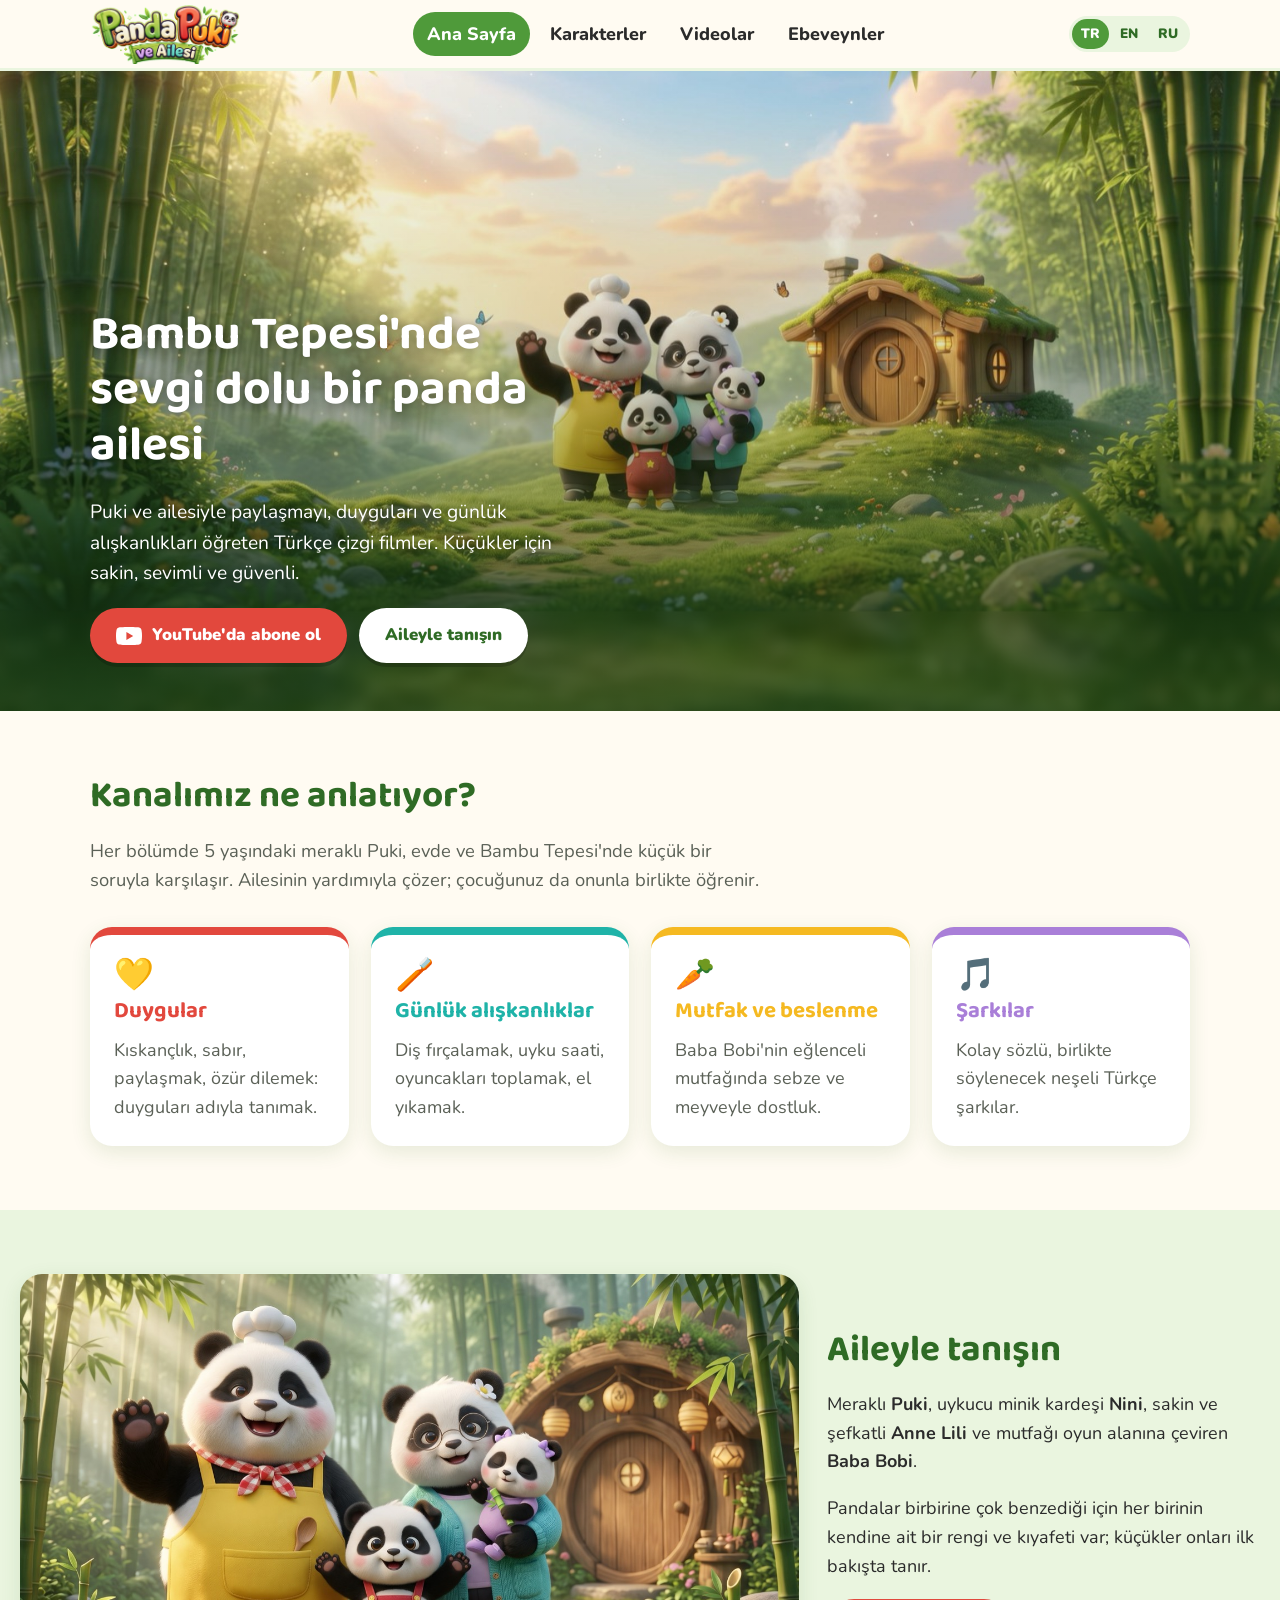
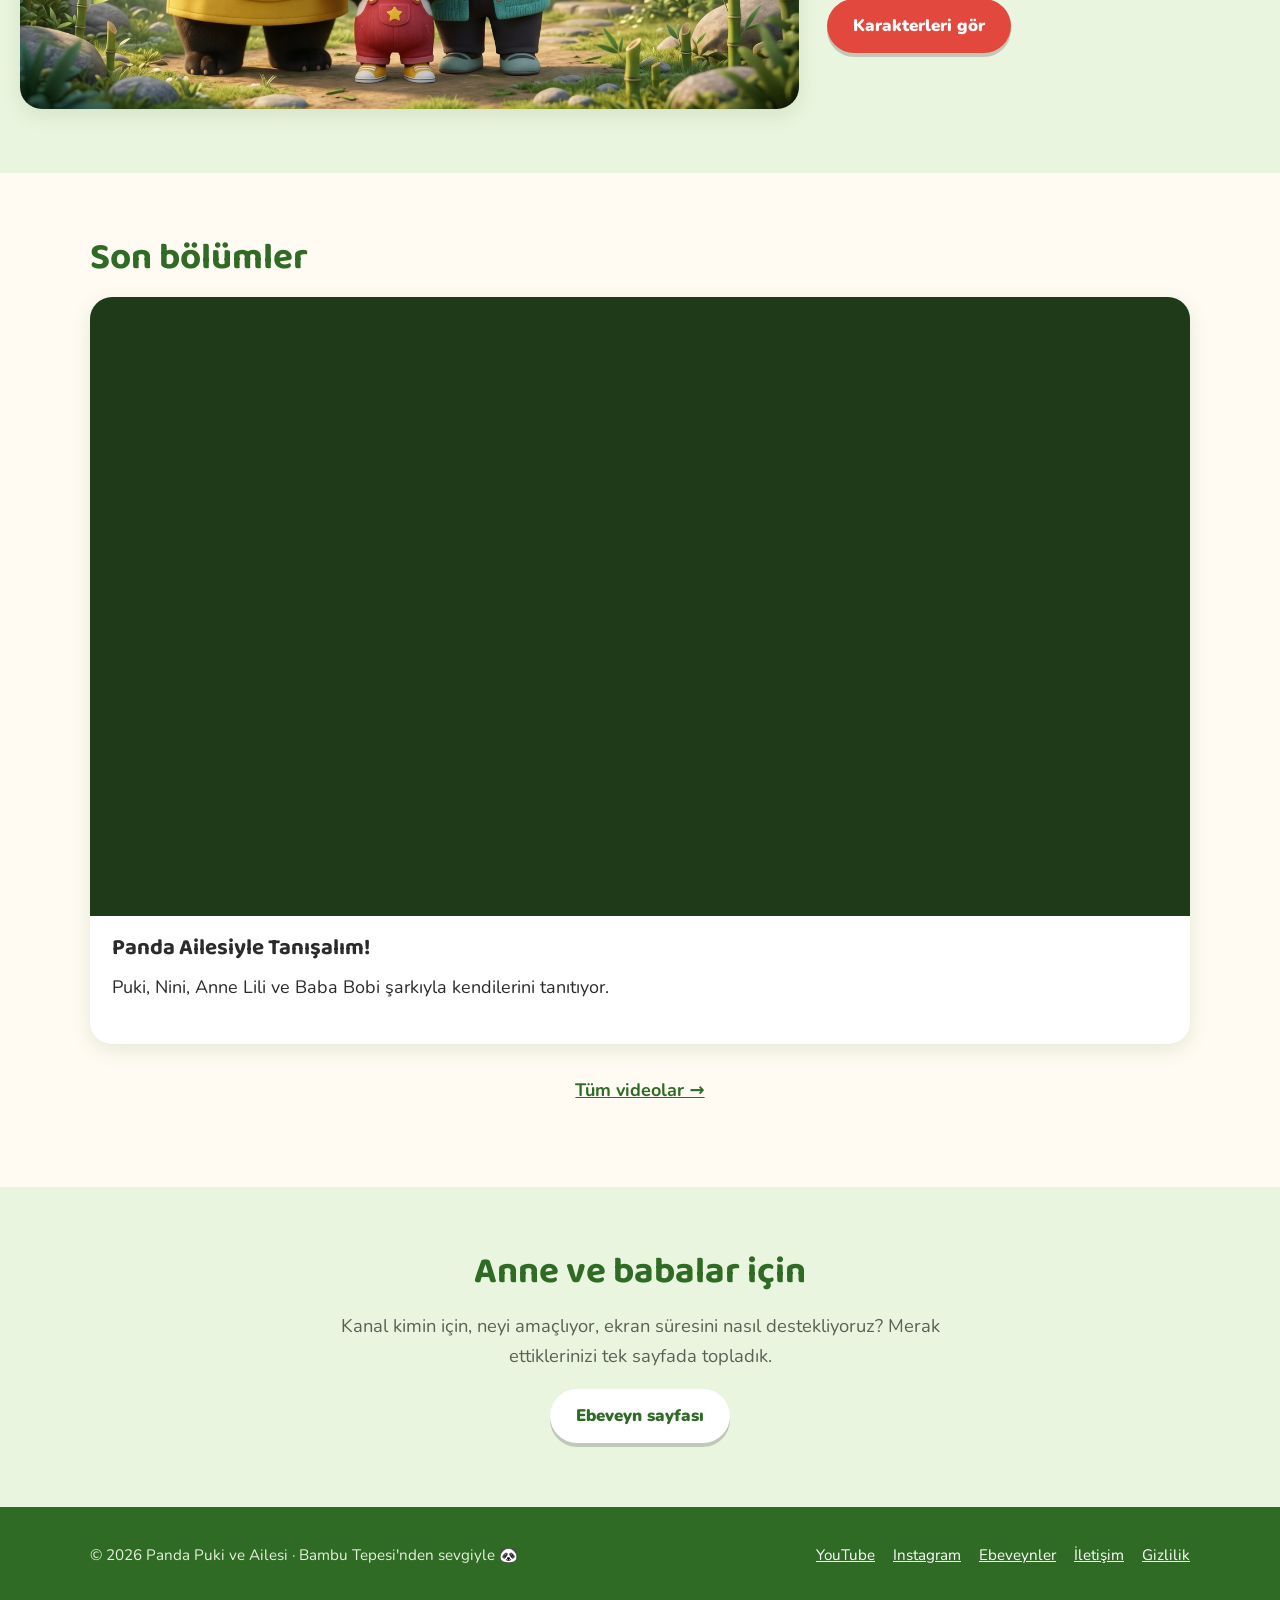
<file: index.html>
<!DOCTYPE html>
<html lang="tr">
<head>
<meta charset="utf-8">
<meta name="viewport" content="width=device-width, initial-scale=1">
<title>Panda Puki ve Ailesi</title>
<meta name="description" content="Panda Puki ve Ailesi: 2–6 yaş için Türkçe, sakin ve sevgi dolu çizgi film. Puki, minik kardeşi Nini, Anne Lili ve Baba Bobi Bambu Tepesi'nde.">
<link rel="canonical" href="https://www.pandapuki.com/">
<link rel="alternate" hreflang="tr" href="https://www.pandapuki.com/">
<link rel="alternate" hreflang="en" href="https://www.pandapuki.com/en/">
<link rel="alternate" hreflang="ru" href="https://www.pandapuki.com/ru/">
<link rel="alternate" hreflang="x-default" href="https://www.pandapuki.com/">
<meta property="og:type" content="website">
<meta property="og:title" content="Panda Puki ve Ailesi">
<meta property="og:description" content="Panda Puki ve Ailesi: 2–6 yaş için Türkçe, sakin ve sevgi dolu çizgi film. Puki, minik kardeşi Nini, Anne Lili ve Baba Bobi Bambu Tepesi'nde.">
<meta property="og:url" content="https://www.pandapuki.com/">
<meta property="og:image" content="https://www.pandapuki.com/img/og.jpg">
<meta property="og:locale" content="tr_TR">
<meta name="theme-color" content="#4f9a3a">
<link rel="icon" type="image/png" href="img/favicon.png">
<link rel="apple-touch-icon" href="img/apple-touch-icon.png">
<link rel="preconnect" href="https://fonts.googleapis.com">
<link rel="preconnect" href="https://fonts.gstatic.com" crossorigin>
<link href="https://fonts.googleapis.com/css2?family=Baloo+2:wght@700;800&family=Nunito:wght@400;700;800;900&display=swap" rel="stylesheet">
<link rel="stylesheet" href="stil.css">
</head>
<body>
<header class="ust">
  <div class="kap">
    <a class="logo" href="index.html" aria-label="Panda Puki ve Ailesi ana sayfa"><img src="img/logo.png" alt="Panda Puki ve Ailesi" width="151" height="60"></a>
    <button class="menu-dugme" type="button" aria-controls="menu" aria-expanded="false">Menü</button>
    <nav aria-label="Ana menü"><ul class="menu" id="menu"><li><a href="index.html" aria-current="page">Ana Sayfa</a></li><li><a href="karakterler.html">Karakterler</a></li><li><a href="videolar.html">Videolar</a></li><li><a href="ebeveynler.html">Ebeveynler</a></li></ul></nav>
    <nav class="dil" aria-label="Dil seçimi"><a href="/" hreflang="tr" lang="tr" aria-current="true">TR</a><a href="/en/" hreflang="en" lang="en">EN</a><a href="/ru/" hreflang="ru" lang="ru">RU</a></nav>
  </div>
</header>
<main>
<section class="kapak">
  <div class="kap">
    <h1>Bambu Tepesi'nde sevgi dolu bir panda ailesi</h1>
    <p>Puki ve ailesiyle paylaşmayı, duyguları ve günlük alışkanlıkları öğreten Türkçe çizgi filmler. Küçükler için sakin, sevimli ve güvenli.</p>
    <div class="dugmeler">
      <a class="dugme dugme-yt" href="https://www.youtube.com/@pandapukitv?sub_confirmation=1" target="_blank" rel="noopener"><svg viewBox="0 0 24 24" aria-hidden="true"><path fill="currentColor" d="M23.5 6.2a3 3 0 0 0-2.1-2.1C19.5 3.6 12 3.6 12 3.6s-7.5 0-9.4.5A3 3 0 0 0 .5 6.2 31 31 0 0 0 0 12a31 31 0 0 0 .5 5.8 3 3 0 0 0 2.1 2.1c1.9.5 9.4.5 9.4.5s7.5 0 9.4-.5a3 3 0 0 0 2.1-2.1A31 31 0 0 0 24 12a31 31 0 0 0-.5-5.8zM9.6 15.6V8.4l6.3 3.6-6.3 3.6z"/></svg> YouTube'da abone ol</a>
      <a class="dugme dugme-acik" href="karakterler.html">Aileyle tanışın</a>
    </div>
  </div>
</section>

<section class="bolum">
  <div class="kap">
    <h2>Kanalımız ne anlatıyor?</h2>
    <p class="giris-metni">Her bölümde 5 yaşındaki meraklı Puki, evde ve Bambu Tepesi'nde küçük bir soruyla karşılaşır. Ailesinin yardımıyla çözer; çocuğunuz da onunla birlikte öğrenir.</p>
    <div class="izgara bosluk-ust">
      <div class="deger" style="--renk: var(--kirmizi)"><div class="ikon">💛</div><h3>Duygular</h3><p>Kıskançlık, sabır, paylaşmak, özür dilemek: duyguları adıyla tanımak.</p></div>
      <div class="deger" style="--renk: var(--turkuaz)"><div class="ikon">🪥</div><h3>Günlük alışkanlıklar</h3><p>Diş fırçalamak, uyku saati, oyuncakları toplamak, el yıkamak.</p></div>
      <div class="deger" style="--renk: var(--sari)"><div class="ikon">🥕</div><h3>Mutfak ve beslenme</h3><p>Baba Bobi'nin eğlenceli mutfağında sebze ve meyveyle dostluk.</p></div>
      <div class="deger" style="--renk: var(--lila)"><div class="ikon">🎵</div><h3>Şarkılar</h3><p>Kolay sözlü, birlikte söylenecek neşeli Türkçe şarkılar.</p></div>
    </div>
  </div>
</section>

<section class="bolum bolum-yesil">
  <div class="kap yan-yana aile-blok">
    <img src="img/aile.jpg" alt="Baba Bobi, Puki, Anne Lili ve kucağında bebek Nini evlerinin önünde el sallıyor" width="1400" height="781" loading="lazy">
    <div>
      <h2>Aileyle tanışın</h2>
      <p>Meraklı <strong>Puki</strong>, uykucu minik kardeşi <strong>Nini</strong>, sakin ve şefkatli <strong>Anne Lili</strong> ve mutfağı oyun alanına çeviren <strong>Baba Bobi</strong>.</p>
      <p>Pandalar birbirine çok benzediği için her birinin kendine ait bir rengi ve kıyafeti var; küçükler onları ilk bakışta tanır.</p>
      <a class="dugme dugme-yt" href="karakterler.html">Karakterleri gör</a>
    </div>
  </div>
</section>

<section class="bolum">
  <div class="kap">
    <h2>Son bölümler</h2>
    <div class="izgara" data-videolar="2"></div>
    <p class="ortala bosluk-ust"><a href="videolar.html"><strong>Tüm videolar →</strong></a></p>
  </div>
</section>

<section class="bolum bolum-yesil">
  <div class="kap ortala">
    <h2>Anne ve babalar için</h2>
    <p class="giris-metni">Kanal kimin için, neyi amaçlıyor, ekran süresini nasıl destekliyoruz? Merak ettiklerinizi tek sayfada topladık.</p>
    <a class="dugme dugme-acik" href="ebeveynler.html">Ebeveyn sayfası</a>
  </div>
</section>
</main>
<footer class="alt">
  <div class="kap">
    <div>© 2026 Panda Puki ve Ailesi · Bambu Tepesi'nden sevgiyle 🐼</div>
    <nav aria-label="Alt menü">
      <a href="https://www.youtube.com/@pandapukitv" target="_blank" rel="noopener">YouTube</a>
      <a href="https://www.instagram.com/pandapukitv/" target="_blank" rel="noopener">Instagram</a>
      <!-- Facebook sayfası açılınca: href'i yazın ve "hidden" kelimesini silin -->
      <a href="#" target="_blank" rel="noopener" hidden>Facebook</a>
      <a href="ebeveynler.html">Ebeveynler</a>
      <a href="ebeveynler.html#iletisim">İletişim</a>
      <a href="ebeveynler.html#gizlilik">Gizlilik</a>
    </nav>
  </div>
</footer>
<script src="videolar-listesi.js"></script>
<script src="site.js"></script>
</body>
</html>
</file>
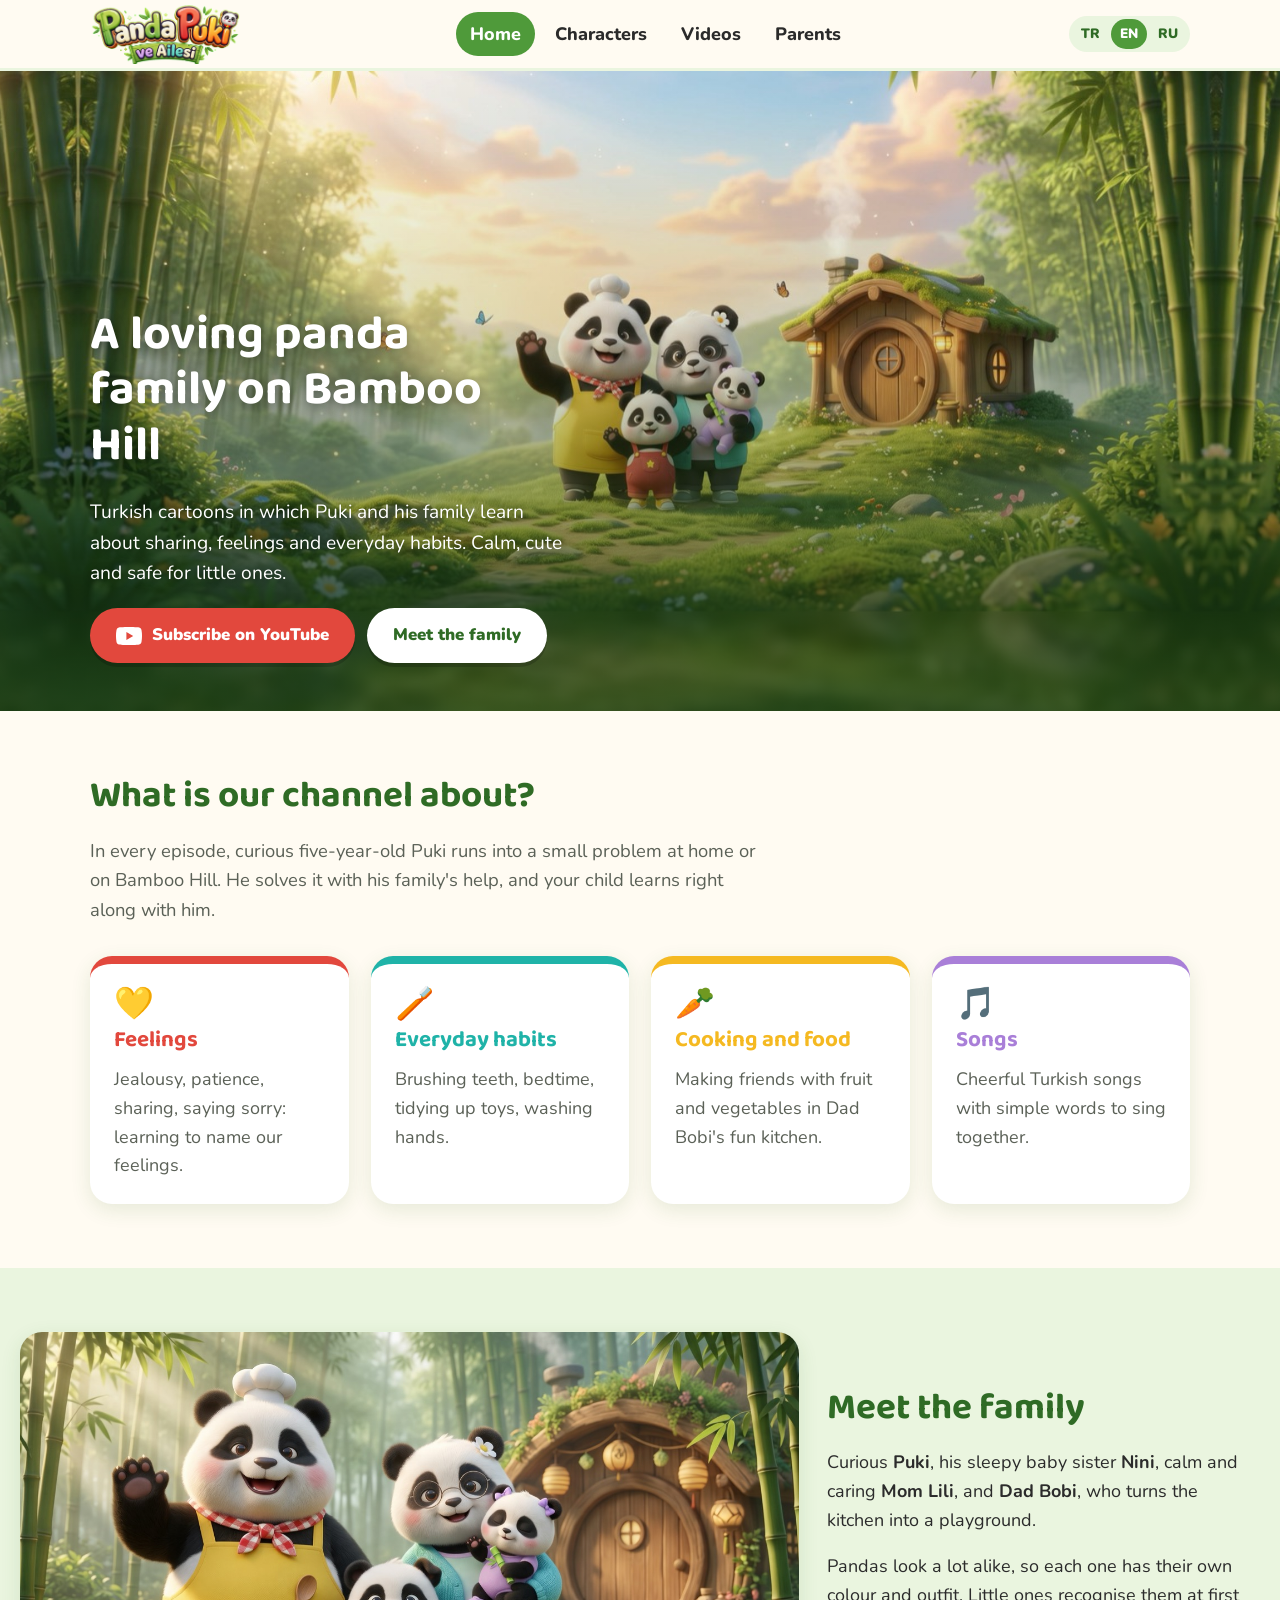
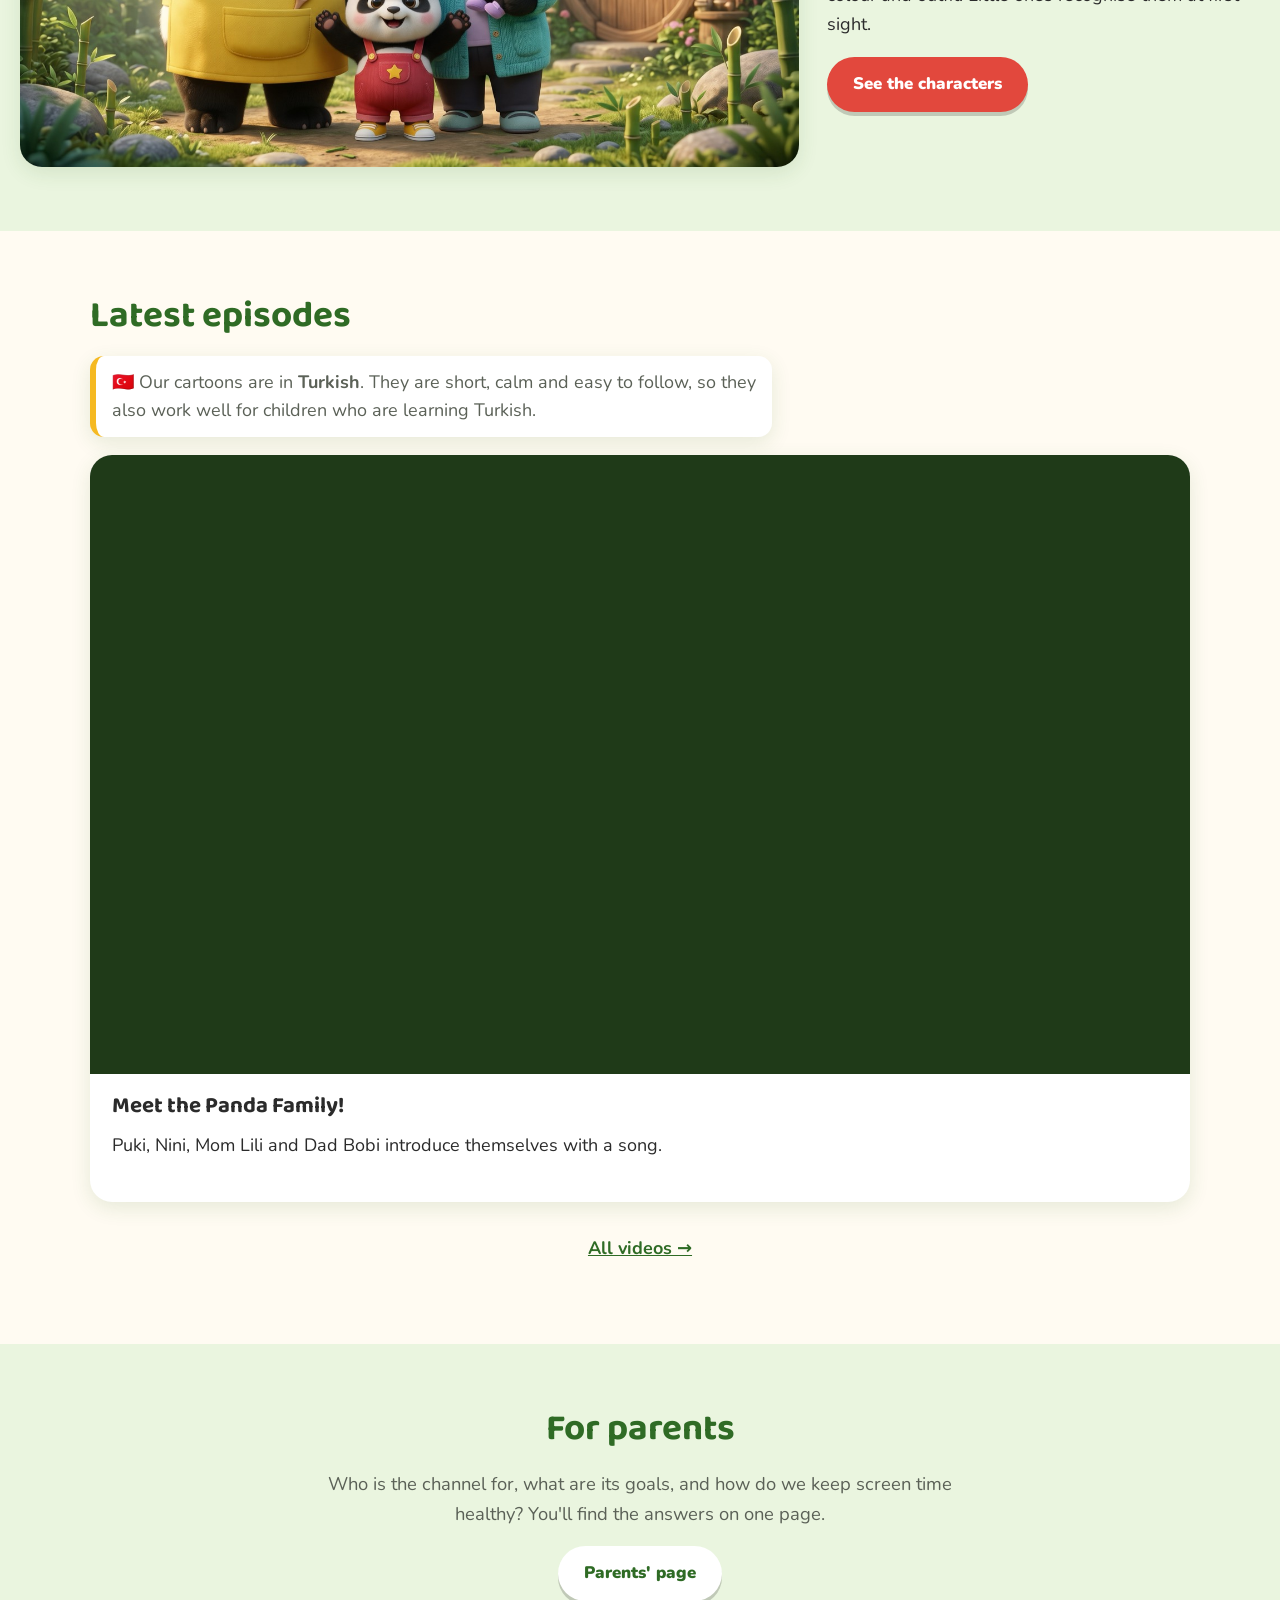
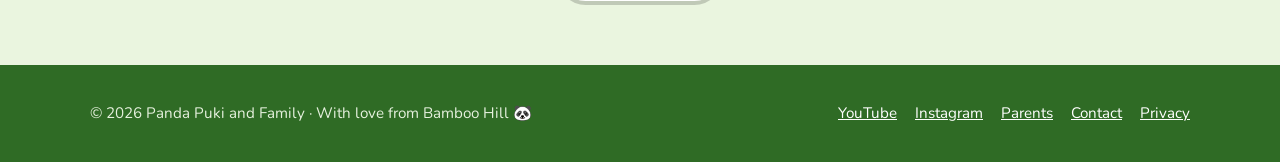
<file: en/index.html>
<!DOCTYPE html>
<html lang="en">
<head>
<meta charset="utf-8">
<meta name="viewport" content="width=device-width, initial-scale=1">
<title>Panda Puki and Family · Turkish cartoons for little ones</title>
<meta name="description" content="Panda Puki and Family: a calm, loving Turkish-language cartoon for ages 2–6. Puki, baby sister Nini, Mom Lili and Dad Bobi live on Bamboo Hill.">
<link rel="canonical" href="https://www.pandapuki.com/en/">
<link rel="alternate" hreflang="tr" href="https://www.pandapuki.com/">
<link rel="alternate" hreflang="en" href="https://www.pandapuki.com/en/">
<link rel="alternate" hreflang="ru" href="https://www.pandapuki.com/ru/">
<link rel="alternate" hreflang="x-default" href="https://www.pandapuki.com/">
<meta property="og:type" content="website">
<meta property="og:title" content="Panda Puki and Family">
<meta property="og:description" content="Panda Puki and Family: a calm, loving Turkish-language cartoon for ages 2–6. Puki, baby sister Nini, Mom Lili and Dad Bobi live on Bamboo Hill.">
<meta property="og:url" content="https://www.pandapuki.com/en/">
<meta property="og:image" content="https://www.pandapuki.com/img/og.jpg">
<meta property="og:locale" content="en_US">
<meta name="theme-color" content="#4f9a3a">
<link rel="icon" type="image/png" href="../img/favicon.png">
<link rel="apple-touch-icon" href="../img/apple-touch-icon.png">
<link rel="preconnect" href="https://fonts.googleapis.com">
<link rel="preconnect" href="https://fonts.gstatic.com" crossorigin>
<link href="https://fonts.googleapis.com/css2?family=Baloo+2:wght@700;800&family=Nunito:wght@400;700;800;900&display=swap" rel="stylesheet">
<link rel="stylesheet" href="../stil.css">
</head>
<body>
<header class="ust">
  <div class="kap">
    <a class="logo" href="index.html" aria-label="Panda Puki and Family home"><img src="../img/logo.png" alt="Panda Puki ve Ailesi" width="151" height="60"></a>
    <button class="menu-dugme" type="button" aria-controls="menu" aria-expanded="false">Menu</button>
    <nav aria-label="Main menu"><ul class="menu" id="menu"><li><a href="index.html" aria-current="page">Home</a></li><li><a href="karakterler.html">Characters</a></li><li><a href="videolar.html">Videos</a></li><li><a href="ebeveynler.html">Parents</a></li></ul></nav>
    <nav class="dil" aria-label="Language"><a href="/" hreflang="tr" lang="tr">TR</a><a href="/en/" hreflang="en" lang="en" aria-current="true">EN</a><a href="/ru/" hreflang="ru" lang="ru">RU</a></nav>
  </div>
</header>
<main>
<section class="kapak">
  <div class="kap">
    <h1>A loving panda family on Bamboo Hill</h1>
    <p>Turkish cartoons in which Puki and his family learn about sharing, feelings and everyday habits. Calm, cute and safe for little ones.</p>
    <div class="dugmeler">
      <a class="dugme dugme-yt" href="https://www.youtube.com/@pandapukitv?sub_confirmation=1" target="_blank" rel="noopener"><svg viewBox="0 0 24 24" aria-hidden="true"><path fill="currentColor" d="M23.5 6.2a3 3 0 0 0-2.1-2.1C19.5 3.6 12 3.6 12 3.6s-7.5 0-9.4.5A3 3 0 0 0 .5 6.2 31 31 0 0 0 0 12a31 31 0 0 0 .5 5.8 3 3 0 0 0 2.1 2.1c1.9.5 9.4.5 9.4.5s7.5 0 9.4-.5a3 3 0 0 0 2.1-2.1A31 31 0 0 0 24 12a31 31 0 0 0-.5-5.8zM9.6 15.6V8.4l6.3 3.6-6.3 3.6z"/></svg> Subscribe on YouTube</a>
      <a class="dugme dugme-acik" href="karakterler.html">Meet the family</a>
    </div>
  </div>
</section>

<section class="bolum">
  <div class="kap">
    <h2>What is our channel about?</h2>
    <p class="giris-metni">In every episode, curious five-year-old Puki runs into a small problem at home or on Bamboo Hill. He solves it with his family's help, and your child learns right along with him.</p>
    <div class="izgara bosluk-ust">
      <div class="deger" style="--renk: var(--kirmizi)"><div class="ikon">💛</div><h3>Feelings</h3><p>Jealousy, patience, sharing, saying sorry: learning to name our feelings.</p></div>
      <div class="deger" style="--renk: var(--turkuaz)"><div class="ikon">🪥</div><h3>Everyday habits</h3><p>Brushing teeth, bedtime, tidying up toys, washing hands.</p></div>
      <div class="deger" style="--renk: var(--sari)"><div class="ikon">🥕</div><h3>Cooking and food</h3><p>Making friends with fruit and vegetables in Dad Bobi's fun kitchen.</p></div>
      <div class="deger" style="--renk: var(--lila)"><div class="ikon">🎵</div><h3>Songs</h3><p>Cheerful Turkish songs with simple words to sing together.</p></div>
    </div>
  </div>
</section>

<section class="bolum bolum-yesil">
  <div class="kap yan-yana aile-blok">
    <img src="../img/aile.jpg" alt="Dad Bobi, Puki, and Mom Lili holding baby Nini, waving in front of their house" width="1400" height="781" loading="lazy">
    <div>
      <h2>Meet the family</h2>
      <p>Curious <strong>Puki</strong>, his sleepy baby sister <strong>Nini</strong>, calm and caring <strong>Mom Lili</strong>, and <strong>Dad Bobi</strong>, who turns the kitchen into a playground.</p>
      <p>Pandas look a lot alike, so each one has their own colour and outfit. Little ones recognise them at first sight.</p>
      <a class="dugme dugme-yt" href="karakterler.html">See the characters</a>
    </div>
  </div>
</section>

<section class="bolum">
  <div class="kap">
    <h2>Latest episodes</h2>
    <p class="dil-notu">🇹🇷 Our cartoons are in <strong>Turkish</strong>. They are short, calm and easy to follow, so they also work well for children who are learning Turkish.</p>
    <div class="izgara" data-videolar="2"></div>
    <p class="ortala bosluk-ust"><a href="videolar.html"><strong>All videos →</strong></a></p>
  </div>
</section>

<section class="bolum bolum-yesil">
  <div class="kap ortala">
    <h2>For parents</h2>
    <p class="giris-metni">Who is the channel for, what are its goals, and how do we keep screen time healthy? You'll find the answers on one page.</p>
    <a class="dugme dugme-acik" href="ebeveynler.html">Parents' page</a>
  </div>
</section>
</main>
<footer class="alt">
  <div class="kap">
    <div>© 2026 Panda Puki and Family · With love from Bamboo Hill 🐼</div>
    <nav aria-label="Footer menu">
      <a href="https://www.youtube.com/@pandapukitv" target="_blank" rel="noopener">YouTube</a>
      <a href="https://www.instagram.com/pandapukitv/" target="_blank" rel="noopener">Instagram</a>
      <!-- Facebook sayfası açılınca: href'i yazın ve "hidden" kelimesini silin -->
      <a href="#" target="_blank" rel="noopener" hidden>Facebook</a>
      <a href="ebeveynler.html">Parents</a>
      <a href="ebeveynler.html#iletisim">Contact</a>
      <a href="ebeveynler.html#gizlilik">Privacy</a>
    </nav>
  </div>
</footer>
<script src="../videolar-listesi.js"></script>
<script src="../site.js"></script>
</body>
</html>
</file>
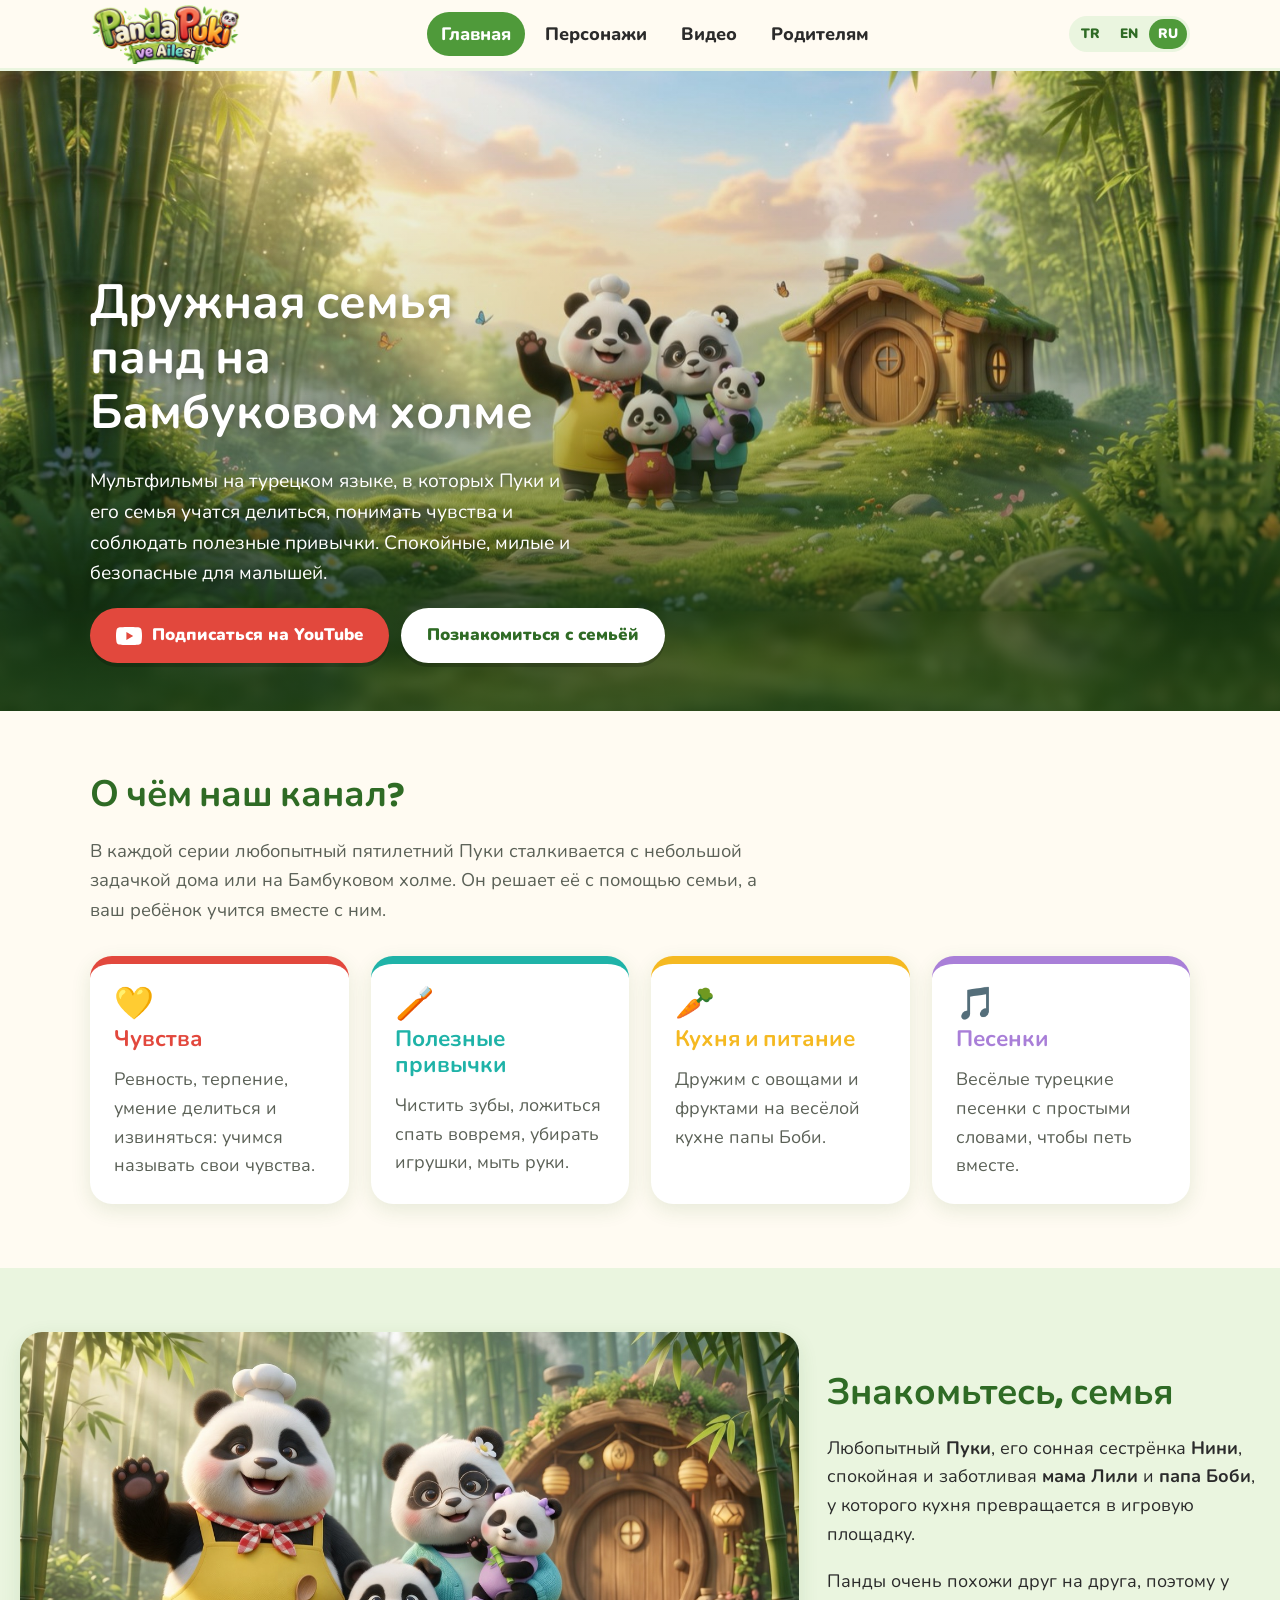
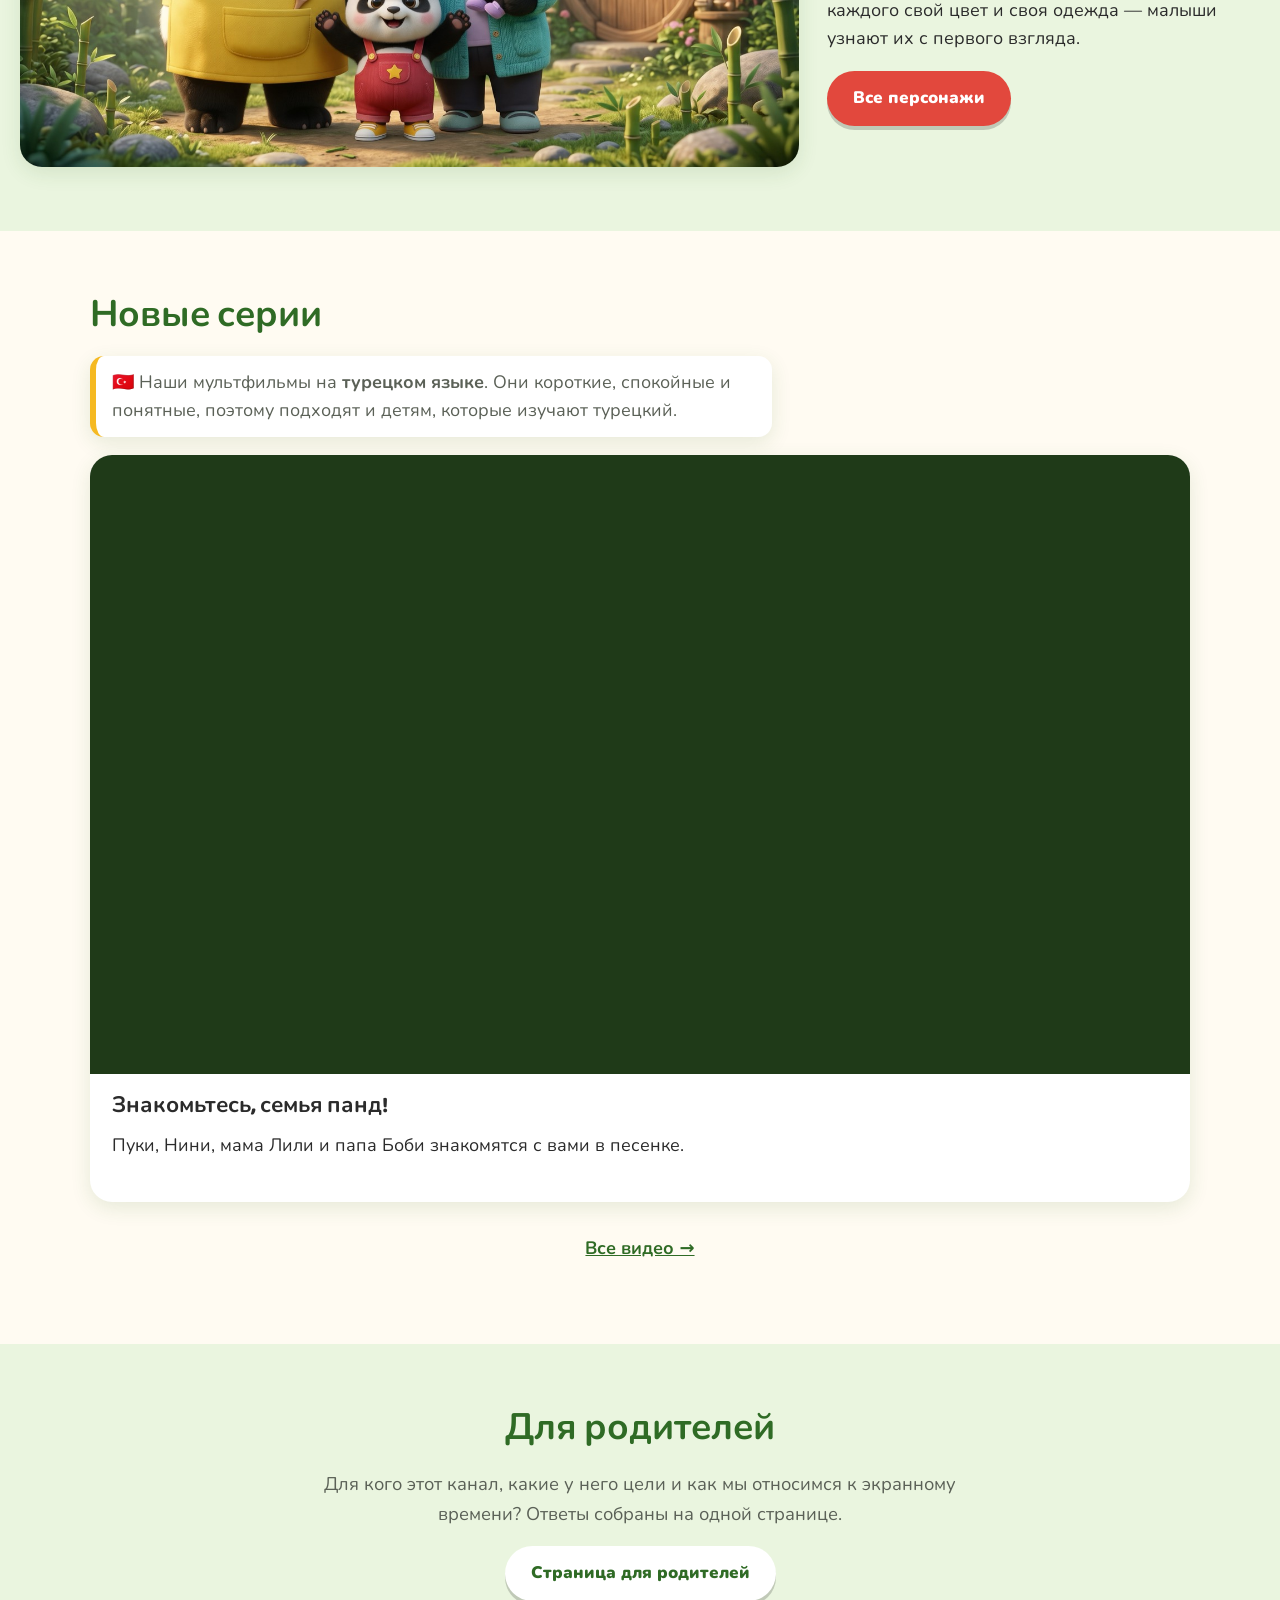
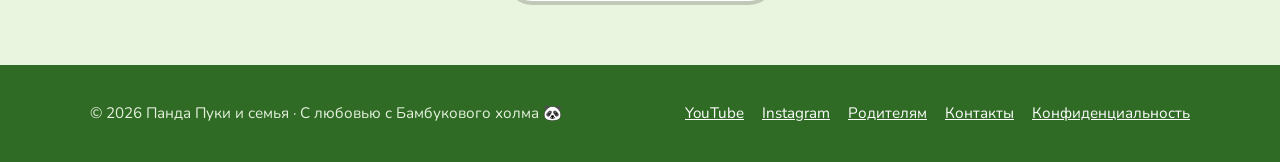
<file: ru/index.html>
<!DOCTYPE html>
<html lang="ru">
<head>
<meta charset="utf-8">
<meta name="viewport" content="width=device-width, initial-scale=1">
<title>Панда Пуки и семья · мультфильмы на турецком для малышей</title>
<meta name="description" content="Панда Пуки и семья — спокойный и добрый мультфильм на турецком языке для детей 2–6 лет. Пуки, его сестрёнка Нини, мама Лили и папа Боби живут на Бамбуковом холме.">
<link rel="canonical" href="https://www.pandapuki.com/ru/">
<link rel="alternate" hreflang="tr" href="https://www.pandapuki.com/">
<link rel="alternate" hreflang="en" href="https://www.pandapuki.com/en/">
<link rel="alternate" hreflang="ru" href="https://www.pandapuki.com/ru/">
<link rel="alternate" hreflang="x-default" href="https://www.pandapuki.com/">
<meta property="og:type" content="website">
<meta property="og:title" content="Панда Пуки и семья">
<meta property="og:description" content="Панда Пуки и семья — спокойный и добрый мультфильм на турецком языке для детей 2–6 лет. Пуки, его сестрёнка Нини, мама Лили и папа Боби живут на Бамбуковом холме.">
<meta property="og:url" content="https://www.pandapuki.com/ru/">
<meta property="og:image" content="https://www.pandapuki.com/img/og.jpg">
<meta property="og:locale" content="ru_RU">
<meta name="theme-color" content="#4f9a3a">
<link rel="icon" type="image/png" href="../img/favicon.png">
<link rel="apple-touch-icon" href="../img/apple-touch-icon.png">
<link rel="preconnect" href="https://fonts.googleapis.com">
<link rel="preconnect" href="https://fonts.gstatic.com" crossorigin>
<link href="https://fonts.googleapis.com/css2?family=Baloo+2:wght@700;800&family=Nunito:wght@400;700;800;900&display=swap" rel="stylesheet">
<link rel="stylesheet" href="../stil.css">
</head>
<body>
<header class="ust">
  <div class="kap">
    <a class="logo" href="index.html" aria-label="Панда Пуки и семья — главная"><img src="../img/logo.png" alt="Panda Puki ve Ailesi" width="151" height="60"></a>
    <button class="menu-dugme" type="button" aria-controls="menu" aria-expanded="false">Меню</button>
    <nav aria-label="Главное меню"><ul class="menu" id="menu"><li><a href="index.html" aria-current="page">Главная</a></li><li><a href="karakterler.html">Персонажи</a></li><li><a href="videolar.html">Видео</a></li><li><a href="ebeveynler.html">Родителям</a></li></ul></nav>
    <nav class="dil" aria-label="Выбор языка"><a href="/" hreflang="tr" lang="tr">TR</a><a href="/en/" hreflang="en" lang="en">EN</a><a href="/ru/" hreflang="ru" lang="ru" aria-current="true">RU</a></nav>
  </div>
</header>
<main>
<section class="kapak">
  <div class="kap">
    <h1>Дружная семья панд на Бамбуковом холме</h1>
    <p>Мультфильмы на турецком языке, в которых Пуки и его семья учатся делиться, понимать чувства и соблюдать полезные привычки. Спокойные, милые и безопасные для малышей.</p>
    <div class="dugmeler">
      <a class="dugme dugme-yt" href="https://www.youtube.com/@pandapukitv?sub_confirmation=1" target="_blank" rel="noopener"><svg viewBox="0 0 24 24" aria-hidden="true"><path fill="currentColor" d="M23.5 6.2a3 3 0 0 0-2.1-2.1C19.5 3.6 12 3.6 12 3.6s-7.5 0-9.4.5A3 3 0 0 0 .5 6.2 31 31 0 0 0 0 12a31 31 0 0 0 .5 5.8 3 3 0 0 0 2.1 2.1c1.9.5 9.4.5 9.4.5s7.5 0 9.4-.5a3 3 0 0 0 2.1-2.1A31 31 0 0 0 24 12a31 31 0 0 0-.5-5.8zM9.6 15.6V8.4l6.3 3.6-6.3 3.6z"/></svg> Подписаться на YouTube</a>
      <a class="dugme dugme-acik" href="karakterler.html">Познакомиться с семьёй</a>
    </div>
  </div>
</section>

<section class="bolum">
  <div class="kap">
    <h2>О чём наш канал?</h2>
    <p class="giris-metni">В каждой серии любопытный пятилетний Пуки сталкивается с небольшой задачкой дома или на Бамбуковом холме. Он решает её с помощью семьи, а ваш ребёнок учится вместе с ним.</p>
    <div class="izgara bosluk-ust">
      <div class="deger" style="--renk: var(--kirmizi)"><div class="ikon">💛</div><h3>Чувства</h3><p>Ревность, терпение, умение делиться и извиняться: учимся называть свои чувства.</p></div>
      <div class="deger" style="--renk: var(--turkuaz)"><div class="ikon">🪥</div><h3>Полезные привычки</h3><p>Чистить зубы, ложиться спать вовремя, убирать игрушки, мыть руки.</p></div>
      <div class="deger" style="--renk: var(--sari)"><div class="ikon">🥕</div><h3>Кухня и питание</h3><p>Дружим с овощами и фруктами на весёлой кухне папы Боби.</p></div>
      <div class="deger" style="--renk: var(--lila)"><div class="ikon">🎵</div><h3>Песенки</h3><p>Весёлые турецкие песенки с простыми словами, чтобы петь вместе.</p></div>
    </div>
  </div>
</section>

<section class="bolum bolum-yesil">
  <div class="kap yan-yana aile-blok">
    <img src="../img/aile.jpg" alt="Папа Боби, Пуки и мама Лили с малышкой Нини на руках машут у своего дома" width="1400" height="781" loading="lazy">
    <div>
      <h2>Знакомьтесь, семья</h2>
      <p>Любопытный <strong>Пуки</strong>, его сонная сестрёнка <strong>Нини</strong>, спокойная и заботливая <strong>мама Лили</strong> и <strong>папа Боби</strong>, у которого кухня превращается в игровую площадку.</p>
      <p>Панды очень похожи друг на друга, поэтому у каждого свой цвет и своя одежда — малыши узнают их с первого взгляда.</p>
      <a class="dugme dugme-yt" href="karakterler.html">Все персонажи</a>
    </div>
  </div>
</section>

<section class="bolum">
  <div class="kap">
    <h2>Новые серии</h2>
    <p class="dil-notu">🇹🇷 Наши мультфильмы на <strong>турецком языке</strong>. Они короткие, спокойные и понятные, поэтому подходят и детям, которые изучают турецкий.</p>
    <div class="izgara" data-videolar="2"></div>
    <p class="ortala bosluk-ust"><a href="videolar.html"><strong>Все видео →</strong></a></p>
  </div>
</section>

<section class="bolum bolum-yesil">
  <div class="kap ortala">
    <h2>Для родителей</h2>
    <p class="giris-metni">Для кого этот канал, какие у него цели и как мы относимся к экранному времени? Ответы собраны на одной странице.</p>
    <a class="dugme dugme-acik" href="ebeveynler.html">Страница для родителей</a>
  </div>
</section>
</main>
<footer class="alt">
  <div class="kap">
    <div>© 2026 Панда Пуки и семья · С любовью с Бамбукового холма 🐼</div>
    <nav aria-label="Нижнее меню">
      <a href="https://www.youtube.com/@pandapukitv" target="_blank" rel="noopener">YouTube</a>
      <a href="https://www.instagram.com/pandapukitv/" target="_blank" rel="noopener">Instagram</a>
      <!-- Facebook sayfası açılınca: href'i yazın ve "hidden" kelimesini silin -->
      <a href="#" target="_blank" rel="noopener" hidden>Facebook</a>
      <a href="ebeveynler.html">Родителям</a>
      <a href="ebeveynler.html#iletisim">Контакты</a>
      <a href="ebeveynler.html#gizlilik">Конфиденциальность</a>
    </nav>
  </div>
</footer>
<script src="../videolar-listesi.js"></script>
<script src="../site.js"></script>
</body>
</html>
</file>
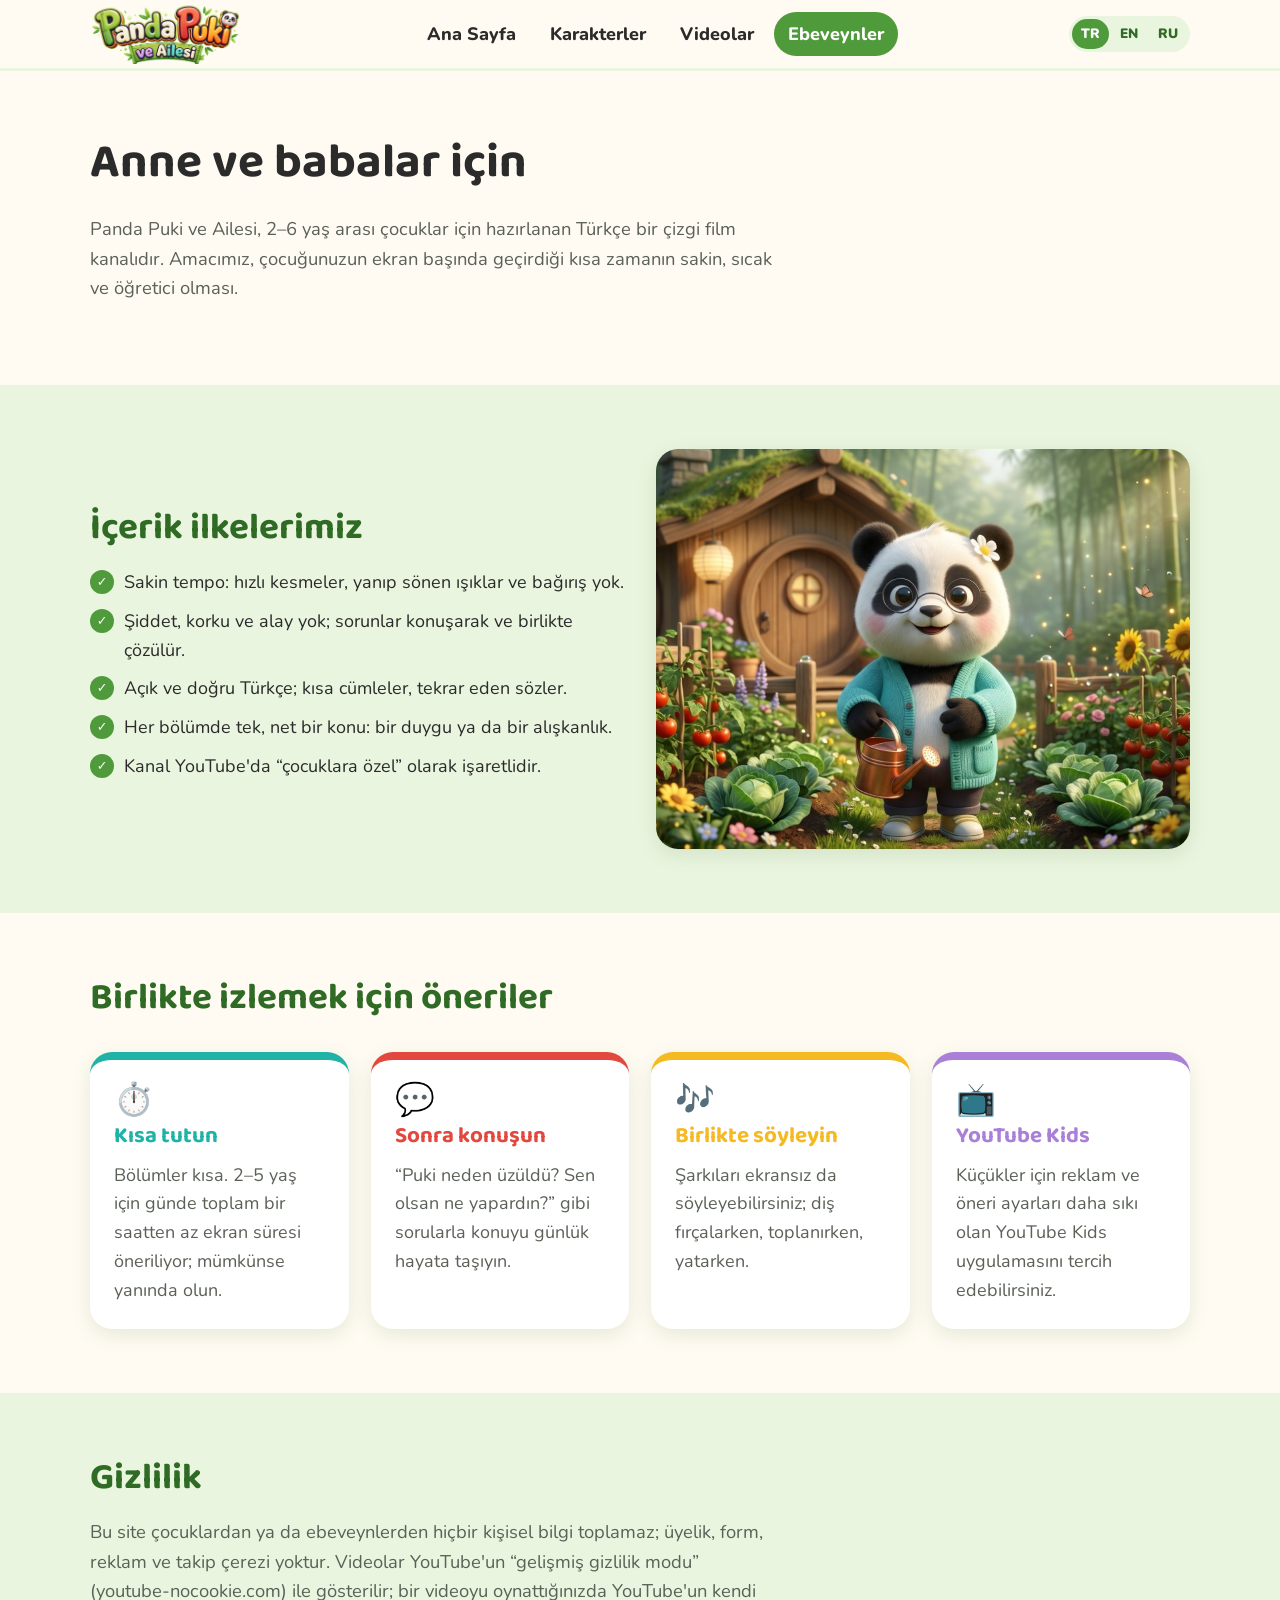
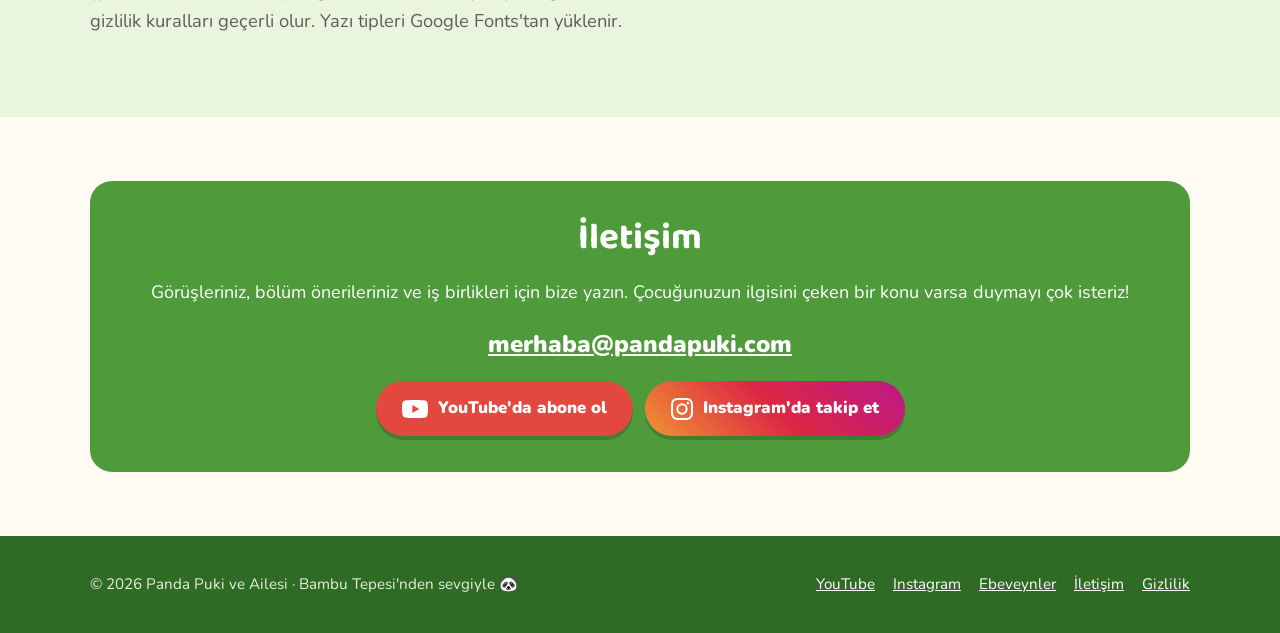
<file: ebeveynler.html>
<!DOCTYPE html>
<html lang="tr">
<head>
<meta charset="utf-8">
<meta name="viewport" content="width=device-width, initial-scale=1">
<title>Panda Puki ve Ailesi · Ebeveynler</title>
<meta name="description" content="Panda Puki ve Ailesi hakkında anne ve babalar için bilgiler: yaş grubu, içerik ilkeleri, ekran süresi önerileri ve iletişim.">
<link rel="canonical" href="https://www.pandapuki.com/ebeveynler.html">
<link rel="alternate" hreflang="tr" href="https://www.pandapuki.com/ebeveynler.html">
<link rel="alternate" hreflang="en" href="https://www.pandapuki.com/en/ebeveynler.html">
<link rel="alternate" hreflang="ru" href="https://www.pandapuki.com/ru/ebeveynler.html">
<link rel="alternate" hreflang="x-default" href="https://www.pandapuki.com/ebeveynler.html">
<meta property="og:type" content="website">
<meta property="og:title" content="Panda Puki ve Ailesi · Ebeveynler">
<meta property="og:description" content="Panda Puki ve Ailesi hakkında anne ve babalar için bilgiler: yaş grubu, içerik ilkeleri, ekran süresi önerileri ve iletişim.">
<meta property="og:url" content="https://www.pandapuki.com/ebeveynler.html">
<meta property="og:image" content="https://www.pandapuki.com/img/og.jpg">
<meta property="og:locale" content="tr_TR">
<meta name="theme-color" content="#4f9a3a">
<link rel="icon" type="image/png" href="img/favicon.png">
<link rel="apple-touch-icon" href="img/apple-touch-icon.png">
<link rel="preconnect" href="https://fonts.googleapis.com">
<link rel="preconnect" href="https://fonts.gstatic.com" crossorigin>
<link href="https://fonts.googleapis.com/css2?family=Baloo+2:wght@700;800&family=Nunito:wght@400;700;800;900&display=swap" rel="stylesheet">
<link rel="stylesheet" href="stil.css">
</head>
<body>
<header class="ust">
  <div class="kap">
    <a class="logo" href="index.html" aria-label="Panda Puki ve Ailesi ana sayfa"><img src="img/logo.png" alt="Panda Puki ve Ailesi" width="151" height="60"></a>
    <button class="menu-dugme" type="button" aria-controls="menu" aria-expanded="false">Menü</button>
    <nav aria-label="Ana menü"><ul class="menu" id="menu"><li><a href="index.html">Ana Sayfa</a></li><li><a href="karakterler.html">Karakterler</a></li><li><a href="videolar.html">Videolar</a></li><li><a href="ebeveynler.html" aria-current="page">Ebeveynler</a></li></ul></nav>
    <nav class="dil" aria-label="Dil seçimi"><a href="/ebeveynler.html" hreflang="tr" lang="tr" aria-current="true">TR</a><a href="/en/ebeveynler.html" hreflang="en" lang="en">EN</a><a href="/ru/ebeveynler.html" hreflang="ru" lang="ru">RU</a></nav>
  </div>
</header>
<main>
<section class="bolum">
  <div class="kap">
    <h1>Anne ve babalar için</h1>
    <p class="giris-metni">Panda Puki ve Ailesi, 2–6 yaş arası çocuklar için hazırlanan Türkçe bir çizgi film kanalıdır. Amacımız, çocuğunuzun ekran başında geçirdiği kısa zamanın sakin, sıcak ve öğretici olması.</p>
  </div>
</section>

<section class="bolum bolum-yesil">
  <div class="kap yan-yana">
    <div>
      <h2>İçerik ilkelerimiz</h2>
      <ul class="liste-tik">
        <li>Sakin tempo: hızlı kesmeler, yanıp sönen ışıklar ve bağırış yok.</li>
        <li>Şiddet, korku ve alay yok; sorunlar konuşarak ve birlikte çözülür.</li>
        <li>Açık ve doğru Türkçe; kısa cümleler, tekrar eden sözler.</li>
        <li>Her bölümde tek, net bir konu: bir duygu ya da bir alışkanlık.</li>
        <li>Kanal YouTube'da “çocuklara özel” olarak işaretlidir.</li>
      </ul>
    </div>
    <img src="img/lili.jpg" alt="Anne Lili bahçede çiçekleri suluyor" width="800" height="600" loading="lazy">
  </div>
</section>

<section class="bolum">
  <div class="kap">
    <h2>Birlikte izlemek için öneriler</h2>
    <div class="izgara bosluk-ust">
      <div class="deger" style="--renk: var(--turkuaz)"><div class="ikon">⏱️</div><h3>Kısa tutun</h3><p>Bölümler kısa. 2–5 yaş için günde toplam bir saatten az ekran süresi öneriliyor; mümkünse yanında olun.</p></div>
      <div class="deger" style="--renk: var(--kirmizi)"><div class="ikon">💬</div><h3>Sonra konuşun</h3><p>“Puki neden üzüldü? Sen olsan ne yapardın?” gibi sorularla konuyu günlük hayata taşıyın.</p></div>
      <div class="deger" style="--renk: var(--sari)"><div class="ikon">🎶</div><h3>Birlikte söyleyin</h3><p>Şarkıları ekransız da söyleyebilirsiniz; diş fırçalarken, toplanırken, yatarken.</p></div>
      <div class="deger" style="--renk: var(--lila)"><div class="ikon">📺</div><h3>YouTube Kids</h3><p>Küçükler için reklam ve öneri ayarları daha sıkı olan YouTube Kids uygulamasını tercih edebilirsiniz.</p></div>
    </div>
  </div>
</section>

<section class="bolum bolum-yesil" id="gizlilik">
  <div class="kap">
    <h2>Gizlilik</h2>
    <p class="giris-metni">Bu site çocuklardan ya da ebeveynlerden hiçbir kişisel bilgi toplamaz; üyelik, form, reklam ve takip çerezi yoktur. Videolar YouTube'un “gelişmiş gizlilik modu” (youtube-nocookie.com) ile gösterilir; bir videoyu oynattığınızda YouTube'un kendi gizlilik kuralları geçerli olur. Yazı tipleri Google Fonts'tan yüklenir.</p>
  </div>
</section>

<section class="bolum" id="iletisim">
  <div class="kap">
    <div class="iletisim-kutu">
      <h2>İletişim</h2>
      <p>Görüşleriniz, bölüm önerileriniz ve iş birlikleri için bize yazın. Çocuğunuzun ilgisini çeken bir konu varsa duymayı çok isteriz!</p>
      <p><a class="eposta" href="mailto:merhaba@pandapuki.com">merhaba@pandapuki.com</a></p>
      <div class="dugmeler" style="justify-content:center"><a class="dugme dugme-yt" href="https://www.youtube.com/@pandapukitv?sub_confirmation=1" target="_blank" rel="noopener"><svg viewBox="0 0 24 24" aria-hidden="true"><path fill="currentColor" d="M23.5 6.2a3 3 0 0 0-2.1-2.1C19.5 3.6 12 3.6 12 3.6s-7.5 0-9.4.5A3 3 0 0 0 .5 6.2 31 31 0 0 0 0 12a31 31 0 0 0 .5 5.8 3 3 0 0 0 2.1 2.1c1.9.5 9.4.5 9.4.5s7.5 0 9.4-.5a3 3 0 0 0 2.1-2.1A31 31 0 0 0 24 12a31 31 0 0 0-.5-5.8zM9.6 15.6V8.4l6.3 3.6-6.3 3.6z"/></svg> YouTube'da abone ol</a><a class="dugme dugme-ig" href="https://www.instagram.com/pandapukitv/" target="_blank" rel="noopener"><svg viewBox="0 0 24 24" aria-hidden="true"><path fill="currentColor" d="M12 2.2c3.2 0 3.6 0 4.8.1 3.3.1 4.8 1.7 4.9 4.9.1 1.3.1 1.6.1 4.8s0 3.6-.1 4.8c-.1 3.2-1.7 4.8-4.9 4.9-1.3.1-1.6.1-4.8.1s-3.6 0-4.8-.1c-3.3-.1-4.8-1.7-4.9-4.9C2.2 15.6 2.2 15.2 2.2 12s0-3.6.1-4.8C2.4 3.9 3.9 2.4 7.2 2.3 8.4 2.2 8.8 2.2 12 2.2zM12 0C8.7 0 8.3 0 7.1.1 2.7.3.3 2.7.1 7.1 0 8.3 0 8.7 0 12s0 3.7.1 4.9c.2 4.4 2.6 6.8 7 7 1.2.1 1.6.1 4.9.1s3.7 0 4.9-.1c4.4-.2 6.8-2.6 7-7 .1-1.2.1-1.6.1-4.9s0-3.7-.1-4.9c-.2-4.4-2.6-6.8-7-7C15.7 0 15.3 0 12 0zm0 5.8a6.2 6.2 0 1 0 0 12.4 6.2 6.2 0 0 0 0-12.4zM12 16a4 4 0 1 1 0-8 4 4 0 0 1 0 8zm6.4-11.8a1.4 1.4 0 1 0 0 2.9 1.4 1.4 0 0 0 0-2.9z"/></svg> Instagram'da takip et</a></div>
    </div>
  </div>
</section>
</main>
<footer class="alt">
  <div class="kap">
    <div>© 2026 Panda Puki ve Ailesi · Bambu Tepesi'nden sevgiyle 🐼</div>
    <nav aria-label="Alt menü">
      <a href="https://www.youtube.com/@pandapukitv" target="_blank" rel="noopener">YouTube</a>
      <a href="https://www.instagram.com/pandapukitv/" target="_blank" rel="noopener">Instagram</a>
      <!-- Facebook sayfası açılınca: href'i yazın ve "hidden" kelimesini silin -->
      <a href="#" target="_blank" rel="noopener" hidden>Facebook</a>
      <a href="ebeveynler.html">Ebeveynler</a>
      <a href="ebeveynler.html#iletisim">İletişim</a>
      <a href="ebeveynler.html#gizlilik">Gizlilik</a>
    </nav>
  </div>
</footer>
<script src="site.js"></script>
</body>
</html>
</file>
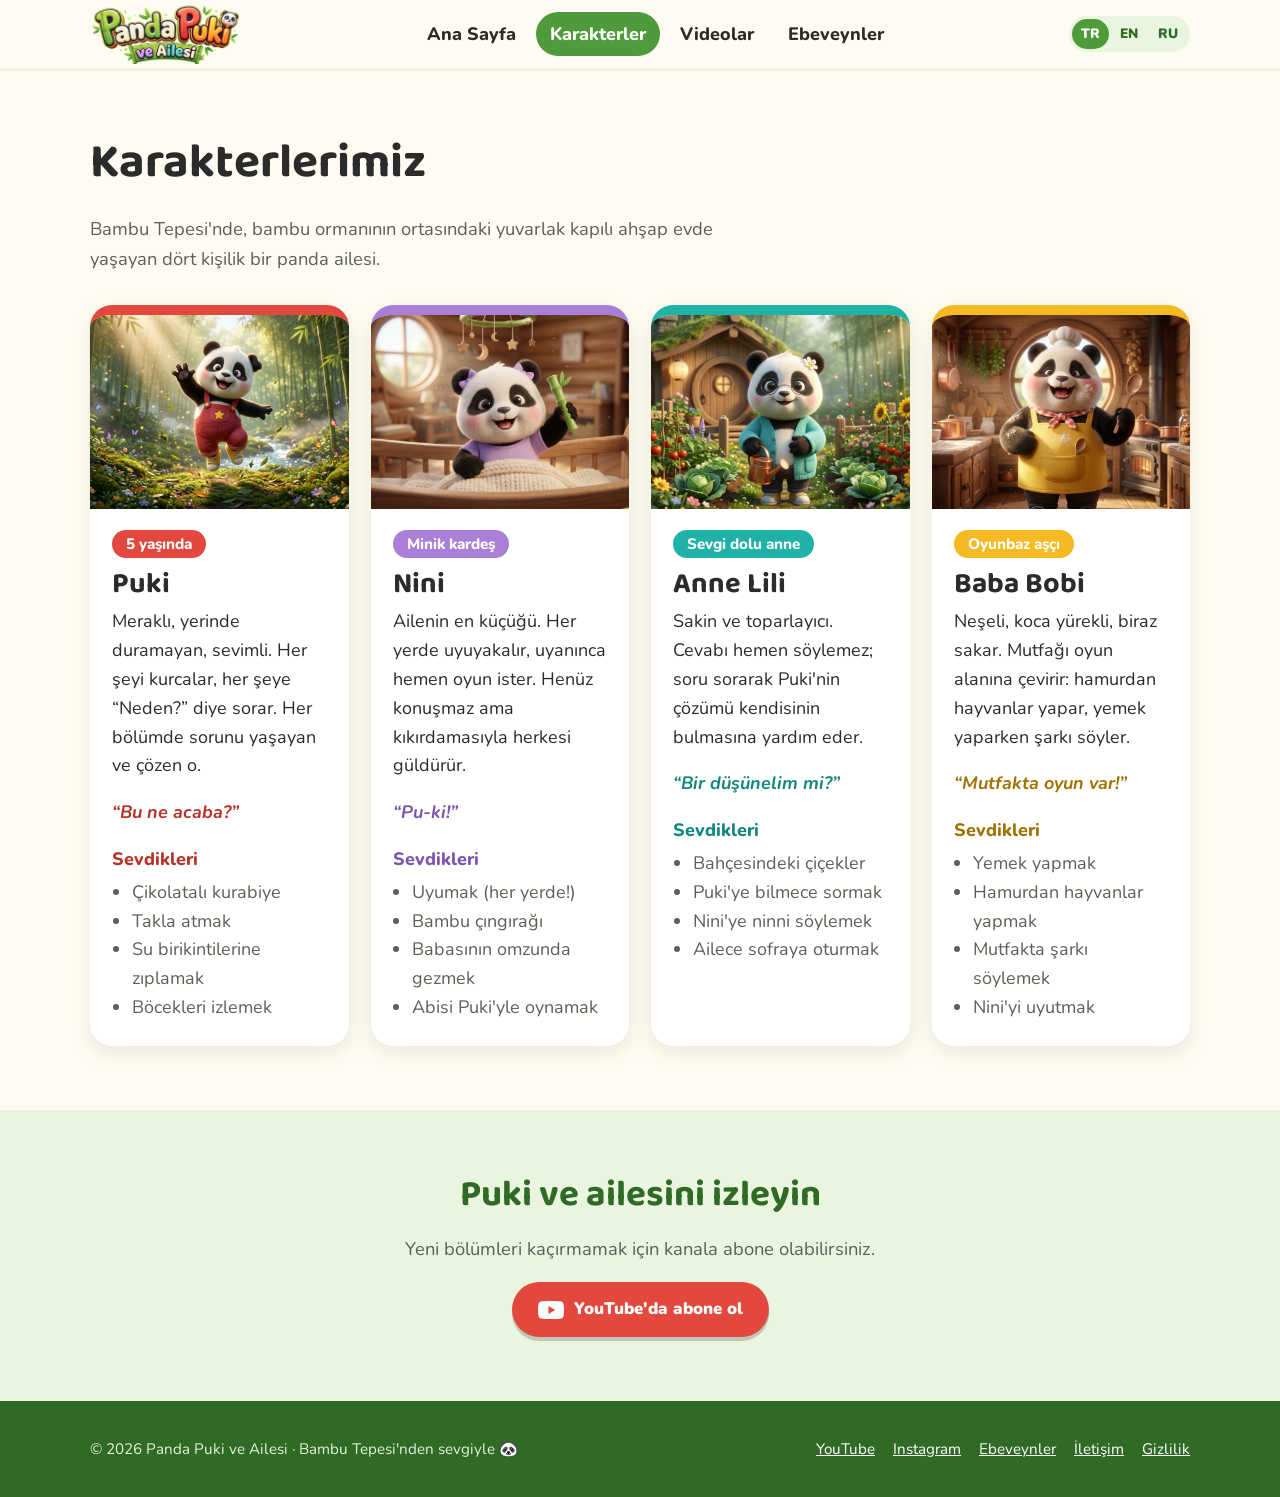
<file: karakterler.html>
<!DOCTYPE html>
<html lang="tr">
<head>
<meta charset="utf-8">
<meta name="viewport" content="width=device-width, initial-scale=1">
<title>Panda Puki ve Ailesi · Karakterler</title>
<meta name="description" content="Puki, Nini, Anne Lili ve Baba Bobi ile tanışın: Bambu Tepesi'nde yaşayan sevimli panda ailesi.">
<link rel="canonical" href="https://www.pandapuki.com/karakterler.html">
<link rel="alternate" hreflang="tr" href="https://www.pandapuki.com/karakterler.html">
<link rel="alternate" hreflang="en" href="https://www.pandapuki.com/en/karakterler.html">
<link rel="alternate" hreflang="ru" href="https://www.pandapuki.com/ru/karakterler.html">
<link rel="alternate" hreflang="x-default" href="https://www.pandapuki.com/karakterler.html">
<meta property="og:type" content="website">
<meta property="og:title" content="Panda Puki ve Ailesi · Karakterler">
<meta property="og:description" content="Puki, Nini, Anne Lili ve Baba Bobi ile tanışın: Bambu Tepesi'nde yaşayan sevimli panda ailesi.">
<meta property="og:url" content="https://www.pandapuki.com/karakterler.html">
<meta property="og:image" content="https://www.pandapuki.com/img/og.jpg">
<meta property="og:locale" content="tr_TR">
<meta name="theme-color" content="#4f9a3a">
<link rel="icon" type="image/png" href="img/favicon.png">
<link rel="apple-touch-icon" href="img/apple-touch-icon.png">
<link rel="preconnect" href="https://fonts.googleapis.com">
<link rel="preconnect" href="https://fonts.gstatic.com" crossorigin>
<link href="https://fonts.googleapis.com/css2?family=Baloo+2:wght@700;800&family=Nunito:wght@400;700;800;900&display=swap" rel="stylesheet">
<link rel="stylesheet" href="stil.css">
</head>
<body>
<header class="ust">
  <div class="kap">
    <a class="logo" href="index.html" aria-label="Panda Puki ve Ailesi ana sayfa"><img src="img/logo.png" alt="Panda Puki ve Ailesi" width="151" height="60"></a>
    <button class="menu-dugme" type="button" aria-controls="menu" aria-expanded="false">Menü</button>
    <nav aria-label="Ana menü"><ul class="menu" id="menu"><li><a href="index.html">Ana Sayfa</a></li><li><a href="karakterler.html" aria-current="page">Karakterler</a></li><li><a href="videolar.html">Videolar</a></li><li><a href="ebeveynler.html">Ebeveynler</a></li></ul></nav>
    <nav class="dil" aria-label="Dil seçimi"><a href="/karakterler.html" hreflang="tr" lang="tr" aria-current="true">TR</a><a href="/en/karakterler.html" hreflang="en" lang="en">EN</a><a href="/ru/karakterler.html" hreflang="ru" lang="ru">RU</a></nav>
  </div>
</header>
<main>
<section class="bolum">
  <div class="kap">
    <h1>Karakterlerimiz</h1>
    <p class="giris-metni">Bambu Tepesi'nde, bambu ormanının ortasındaki yuvarlak kapılı ahşap evde yaşayan dört kişilik bir panda ailesi.</p>
    <div class="izgara bosluk-ust">
    <article class="kart karakter puki">
      <img src="img/puki.jpg" alt="Kırmızı salopetli, göğsünde sarı yıldız olan küçük panda Puki" width="800" height="600" loading="lazy">
      <div class="kart-ic">
        <span class="etiket">5 yaşında</span>
        <h3>Puki</h3>
        <p>Meraklı, yerinde duramayan, sevimli. Her şeyi kurcalar, her şeye “Neden?” diye sorar. Her bölümde sorunu yaşayan ve çözen o.</p>
        <p class="soz">“Bu ne acaba?”</p>
        <p class="sevdikleri">Sevdikleri</p>
        <ul><li>Çikolatalı kurabiye</li><li>Takla atmak</li><li>Su birikintilerine zıplamak</li><li>Böcekleri izlemek</li></ul>
      </div>
    </article>
<article class="kart karakter nini">
      <img src="img/nini.jpg" alt="Lila tulumlu, elinde bambu çıngırak tutan bebek panda Nini" width="800" height="600" loading="lazy">
      <div class="kart-ic">
        <span class="etiket">Minik kardeş</span>
        <h3>Nini</h3>
        <p>Ailenin en küçüğü. Her yerde uyuyakalır, uyanınca hemen oyun ister. Henüz konuşmaz ama kıkırdamasıyla herkesi güldürür.</p>
        <p class="soz">“Pu-ki!”</p>
        <p class="sevdikleri">Sevdikleri</p>
        <ul><li>Uyumak (her yerde!)</li><li>Bambu çıngırağı</li><li>Babasının omzunda gezmek</li><li>Abisi Puki'yle oynamak</li></ul>
      </div>
    </article>
<article class="kart karakter lili">
      <img src="img/lili.jpg" alt="Turkuaz hırkalı, gözlüklü, bahçede sulama yapan anne panda Lili" width="800" height="600" loading="lazy">
      <div class="kart-ic">
        <span class="etiket">Sevgi dolu anne</span>
        <h3>Anne Lili</h3>
        <p>Sakin ve toparlayıcı. Cevabı hemen söylemez; soru sorarak Puki'nin çözümü kendisinin bulmasına yardım eder.</p>
        <p class="soz">“Bir düşünelim mi?”</p>
        <p class="sevdikleri">Sevdikleri</p>
        <ul><li>Bahçesindeki çiçekler</li><li>Puki'ye bilmece sormak</li><li>Nini'ye ninni söylemek</li><li>Ailece sofraya oturmak</li></ul>
      </div>
    </article>
<article class="kart karakter bobi">
      <img src="img/bobi.jpg" alt="Sarı önlüklü, aşçı şapkalı, elinde tahta kaşıkla gülen baba panda Bobi" width="800" height="600" loading="lazy">
      <div class="kart-ic">
        <span class="etiket">Oyunbaz aşçı</span>
        <h3>Baba Bobi</h3>
        <p>Neşeli, koca yürekli, biraz sakar. Mutfağı oyun alanına çevirir: hamurdan hayvanlar yapar, yemek yaparken şarkı söyler.</p>
        <p class="soz">“Mutfakta oyun var!”</p>
        <p class="sevdikleri">Sevdikleri</p>
        <ul><li>Yemek yapmak</li><li>Hamurdan hayvanlar yapmak</li><li>Mutfakta şarkı söylemek</li><li>Nini'yi uyutmak</li></ul>
      </div>
    </article>
    </div>
  </div>
</section>
<section class="bolum bolum-yesil">
  <div class="kap ortala">
    <h2>Puki ve ailesini izleyin</h2>
    <p class="giris-metni">Yeni bölümleri kaçırmamak için kanala abone olabilirsiniz.</p>
    <a class="dugme dugme-yt" href="https://www.youtube.com/@pandapukitv?sub_confirmation=1" target="_blank" rel="noopener"><svg viewBox="0 0 24 24" aria-hidden="true"><path fill="currentColor" d="M23.5 6.2a3 3 0 0 0-2.1-2.1C19.5 3.6 12 3.6 12 3.6s-7.5 0-9.4.5A3 3 0 0 0 .5 6.2 31 31 0 0 0 0 12a31 31 0 0 0 .5 5.8 3 3 0 0 0 2.1 2.1c1.9.5 9.4.5 9.4.5s7.5 0 9.4-.5a3 3 0 0 0 2.1-2.1A31 31 0 0 0 24 12a31 31 0 0 0-.5-5.8zM9.6 15.6V8.4l6.3 3.6-6.3 3.6z"/></svg> YouTube'da abone ol</a>
  </div>
</section>
</main>
<footer class="alt">
  <div class="kap">
    <div>© 2026 Panda Puki ve Ailesi · Bambu Tepesi'nden sevgiyle 🐼</div>
    <nav aria-label="Alt menü">
      <a href="https://www.youtube.com/@pandapukitv" target="_blank" rel="noopener">YouTube</a>
      <a href="https://www.instagram.com/pandapukitv/" target="_blank" rel="noopener">Instagram</a>
      <!-- Facebook sayfası açılınca: href'i yazın ve "hidden" kelimesini silin -->
      <a href="#" target="_blank" rel="noopener" hidden>Facebook</a>
      <a href="ebeveynler.html">Ebeveynler</a>
      <a href="ebeveynler.html#iletisim">İletişim</a>
      <a href="ebeveynler.html#gizlilik">Gizlilik</a>
    </nav>
  </div>
</footer>
<script src="site.js"></script>
</body>
</html>
</file>
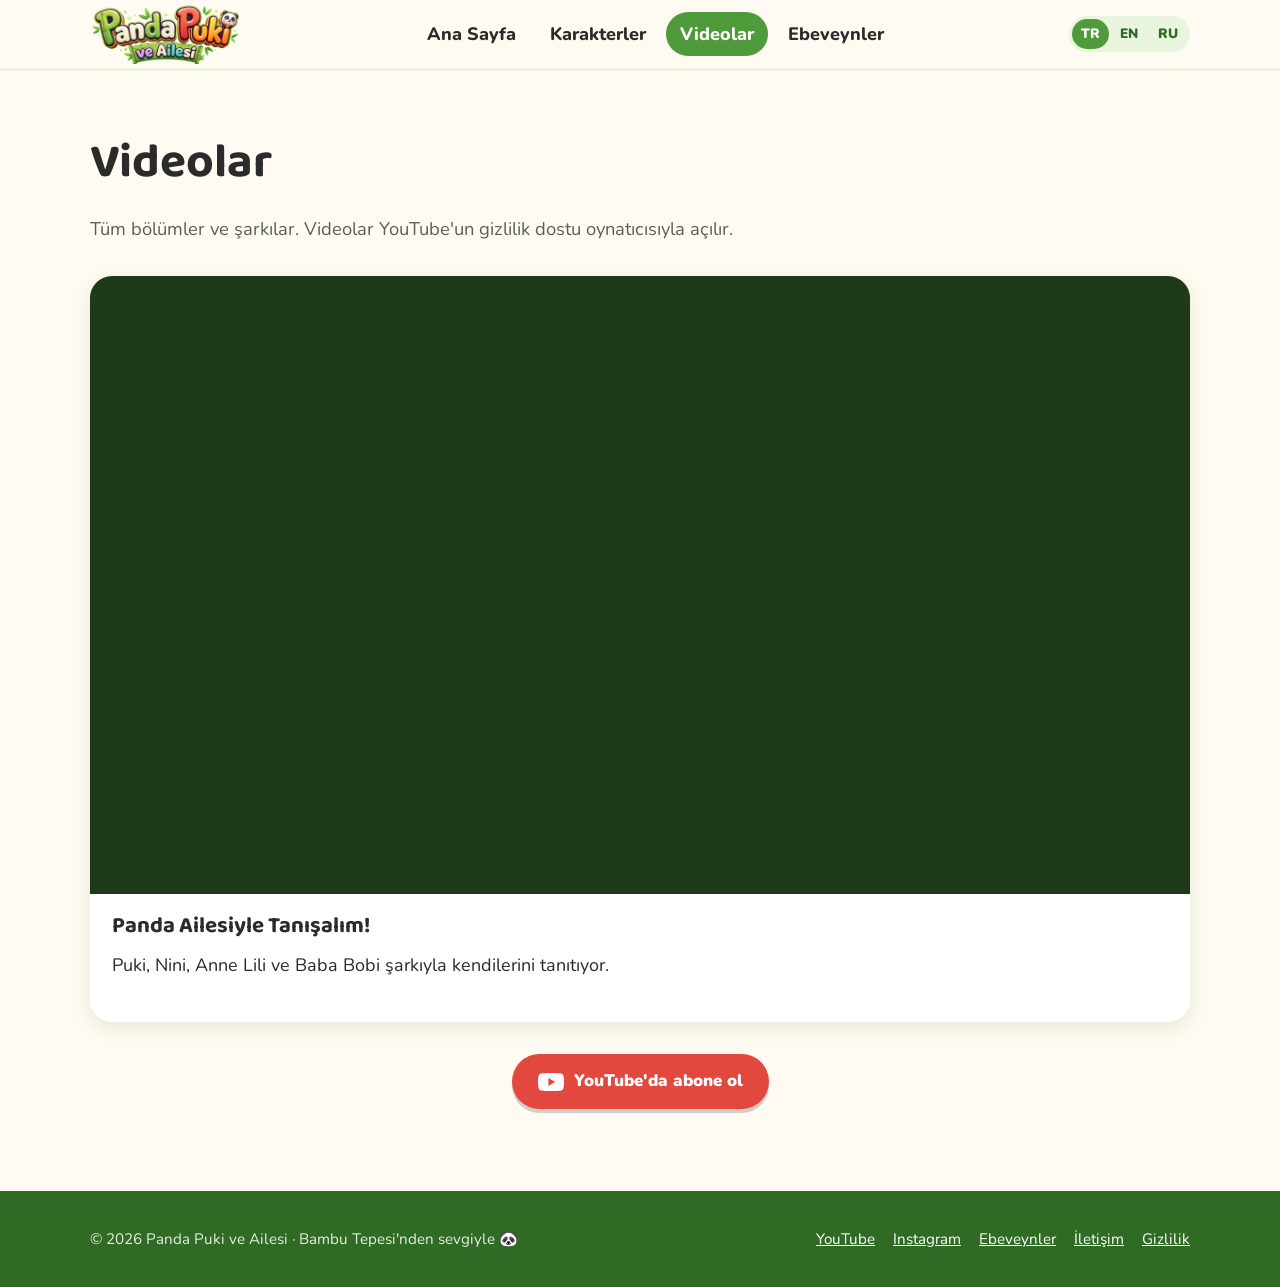
<file: videolar.html>
<!DOCTYPE html>
<html lang="tr">
<head>
<meta charset="utf-8">
<meta name="viewport" content="width=device-width, initial-scale=1">
<title>Panda Puki ve Ailesi · Videolar</title>
<meta name="description" content="Panda Puki ve Ailesi'nin tüm bölümleri ve şarkıları. Küçükler için Türkçe çizgi film.">
<link rel="canonical" href="https://www.pandapuki.com/videolar.html">
<link rel="alternate" hreflang="tr" href="https://www.pandapuki.com/videolar.html">
<link rel="alternate" hreflang="en" href="https://www.pandapuki.com/en/videolar.html">
<link rel="alternate" hreflang="ru" href="https://www.pandapuki.com/ru/videolar.html">
<link rel="alternate" hreflang="x-default" href="https://www.pandapuki.com/videolar.html">
<meta property="og:type" content="website">
<meta property="og:title" content="Panda Puki ve Ailesi · Videolar">
<meta property="og:description" content="Panda Puki ve Ailesi'nin tüm bölümleri ve şarkıları. Küçükler için Türkçe çizgi film.">
<meta property="og:url" content="https://www.pandapuki.com/videolar.html">
<meta property="og:image" content="https://www.pandapuki.com/img/og.jpg">
<meta property="og:locale" content="tr_TR">
<meta name="theme-color" content="#4f9a3a">
<link rel="icon" type="image/png" href="img/favicon.png">
<link rel="apple-touch-icon" href="img/apple-touch-icon.png">
<link rel="preconnect" href="https://fonts.googleapis.com">
<link rel="preconnect" href="https://fonts.gstatic.com" crossorigin>
<link href="https://fonts.googleapis.com/css2?family=Baloo+2:wght@700;800&family=Nunito:wght@400;700;800;900&display=swap" rel="stylesheet">
<link rel="stylesheet" href="stil.css">
</head>
<body>
<header class="ust">
  <div class="kap">
    <a class="logo" href="index.html" aria-label="Panda Puki ve Ailesi ana sayfa"><img src="img/logo.png" alt="Panda Puki ve Ailesi" width="151" height="60"></a>
    <button class="menu-dugme" type="button" aria-controls="menu" aria-expanded="false">Menü</button>
    <nav aria-label="Ana menü"><ul class="menu" id="menu"><li><a href="index.html">Ana Sayfa</a></li><li><a href="karakterler.html">Karakterler</a></li><li><a href="videolar.html" aria-current="page">Videolar</a></li><li><a href="ebeveynler.html">Ebeveynler</a></li></ul></nav>
    <nav class="dil" aria-label="Dil seçimi"><a href="/videolar.html" hreflang="tr" lang="tr" aria-current="true">TR</a><a href="/en/videolar.html" hreflang="en" lang="en">EN</a><a href="/ru/videolar.html" hreflang="ru" lang="ru">RU</a></nav>
  </div>
</header>
<main>
<section class="bolum">
  <div class="kap">
    <h1>Videolar</h1>
    <p class="giris-metni">Tüm bölümler ve şarkılar. Videolar YouTube'un gizlilik dostu oynatıcısıyla açılır.</p>
    <div class="izgara bosluk-ust" data-videolar></div>
    <p class="ortala bosluk-ust" data-bos-gizle><a class="dugme dugme-yt" href="https://www.youtube.com/@pandapukitv?sub_confirmation=1" target="_blank" rel="noopener"><svg viewBox="0 0 24 24" aria-hidden="true"><path fill="currentColor" d="M23.5 6.2a3 3 0 0 0-2.1-2.1C19.5 3.6 12 3.6 12 3.6s-7.5 0-9.4.5A3 3 0 0 0 .5 6.2 31 31 0 0 0 0 12a31 31 0 0 0 .5 5.8 3 3 0 0 0 2.1 2.1c1.9.5 9.4.5 9.4.5s7.5 0 9.4-.5a3 3 0 0 0 2.1-2.1A31 31 0 0 0 24 12a31 31 0 0 0-.5-5.8zM9.6 15.6V8.4l6.3 3.6-6.3 3.6z"/></svg> YouTube'da abone ol</a></p>
  </div>
</section>
</main>
<footer class="alt">
  <div class="kap">
    <div>© 2026 Panda Puki ve Ailesi · Bambu Tepesi'nden sevgiyle 🐼</div>
    <nav aria-label="Alt menü">
      <a href="https://www.youtube.com/@pandapukitv" target="_blank" rel="noopener">YouTube</a>
      <a href="https://www.instagram.com/pandapukitv/" target="_blank" rel="noopener">Instagram</a>
      <!-- Facebook sayfası açılınca: href'i yazın ve "hidden" kelimesini silin -->
      <a href="#" target="_blank" rel="noopener" hidden>Facebook</a>
      <a href="ebeveynler.html">Ebeveynler</a>
      <a href="ebeveynler.html#iletisim">İletişim</a>
      <a href="ebeveynler.html#gizlilik">Gizlilik</a>
    </nav>
  </div>
</footer>
<script src="videolar-listesi.js"></script>
<script src="site.js"></script>
</body>
</html>
</file>
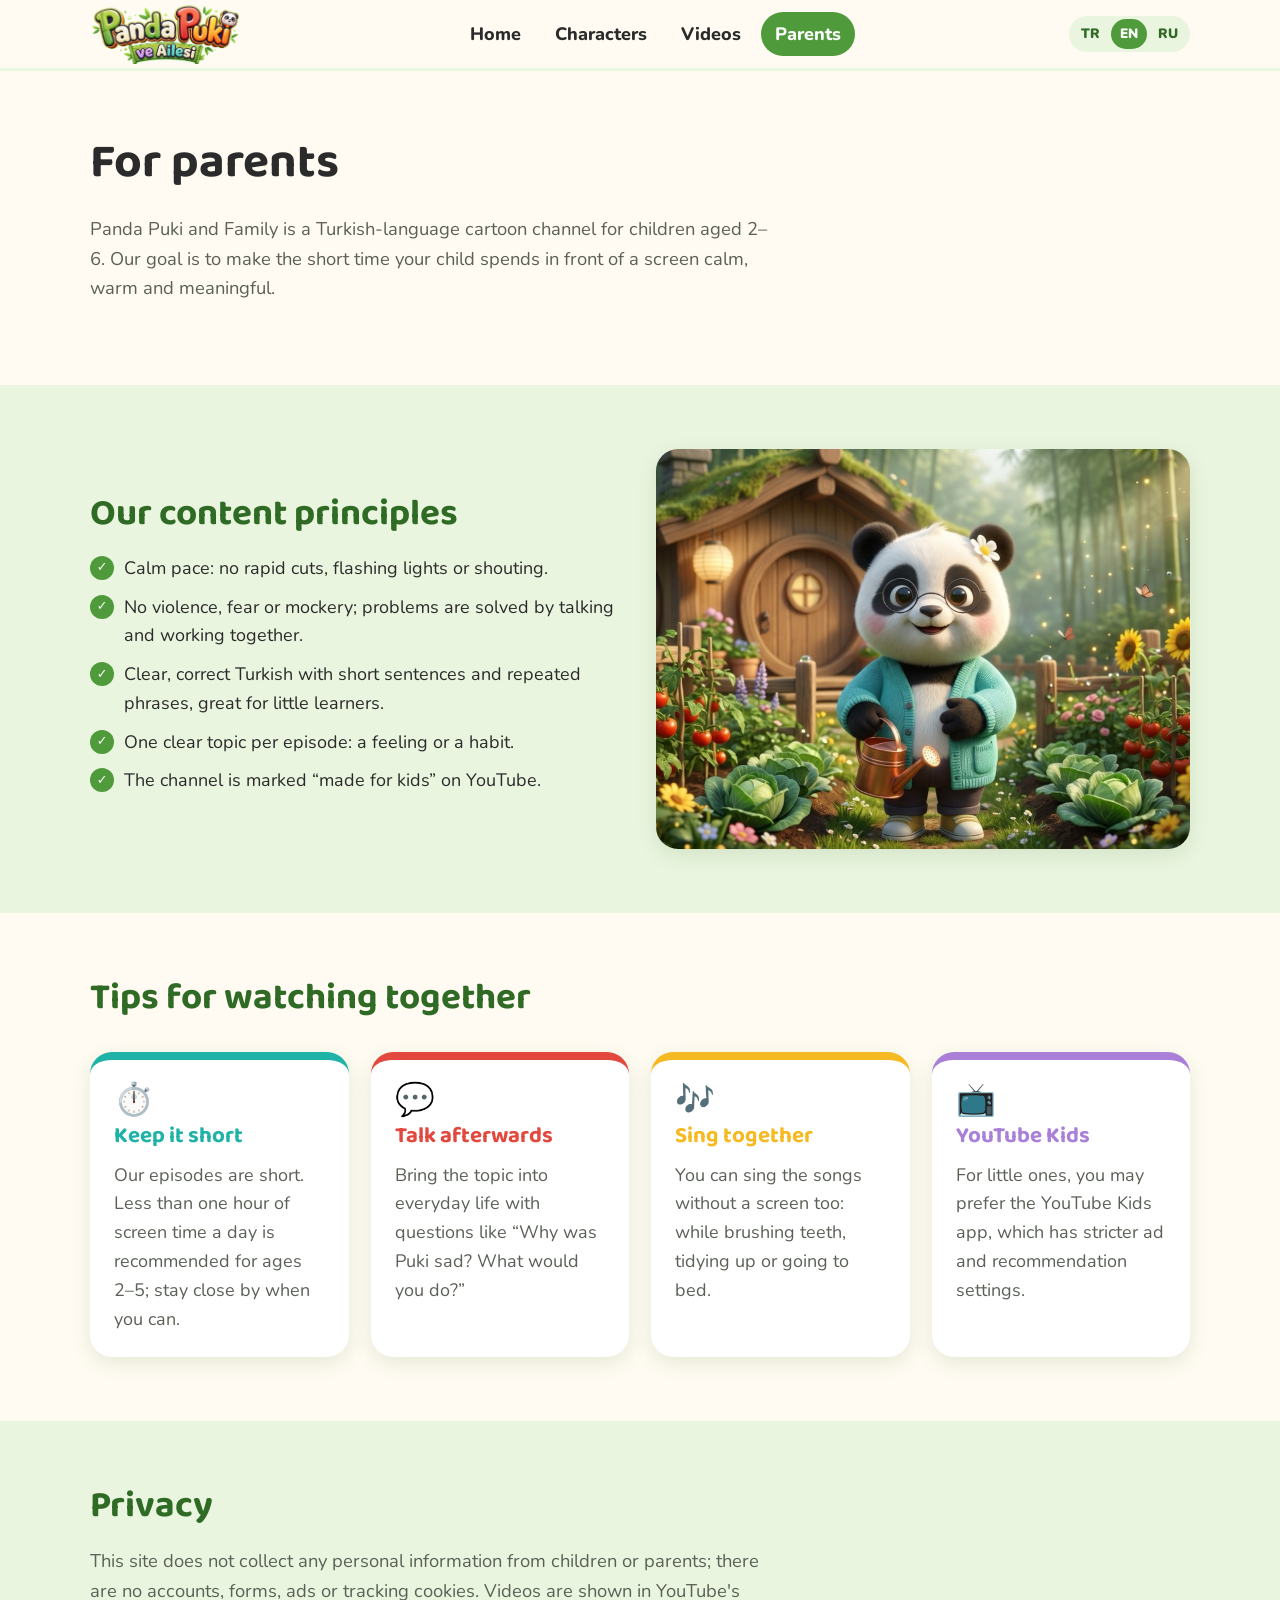
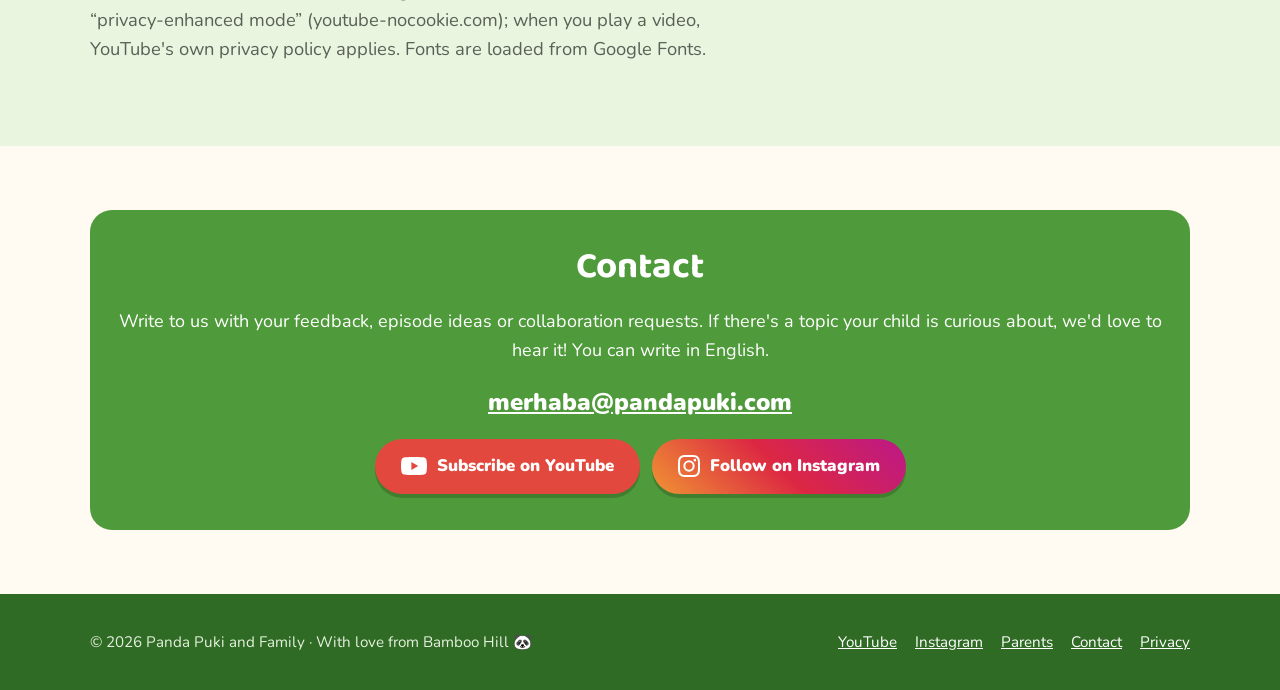
<file: en/ebeveynler.html>
<!DOCTYPE html>
<html lang="en">
<head>
<meta charset="utf-8">
<meta name="viewport" content="width=device-width, initial-scale=1">
<title>Panda Puki and Family · Parents</title>
<meta name="description" content="Information for parents about Panda Puki and Family: age group, content principles, screen-time tips and contact.">
<link rel="canonical" href="https://www.pandapuki.com/en/ebeveynler.html">
<link rel="alternate" hreflang="tr" href="https://www.pandapuki.com/ebeveynler.html">
<link rel="alternate" hreflang="en" href="https://www.pandapuki.com/en/ebeveynler.html">
<link rel="alternate" hreflang="ru" href="https://www.pandapuki.com/ru/ebeveynler.html">
<link rel="alternate" hreflang="x-default" href="https://www.pandapuki.com/ebeveynler.html">
<meta property="og:type" content="website">
<meta property="og:title" content="Panda Puki and Family · Parents">
<meta property="og:description" content="Information for parents about Panda Puki and Family: age group, content principles, screen-time tips and contact.">
<meta property="og:url" content="https://www.pandapuki.com/en/ebeveynler.html">
<meta property="og:image" content="https://www.pandapuki.com/img/og.jpg">
<meta property="og:locale" content="en_US">
<meta name="theme-color" content="#4f9a3a">
<link rel="icon" type="image/png" href="../img/favicon.png">
<link rel="apple-touch-icon" href="../img/apple-touch-icon.png">
<link rel="preconnect" href="https://fonts.googleapis.com">
<link rel="preconnect" href="https://fonts.gstatic.com" crossorigin>
<link href="https://fonts.googleapis.com/css2?family=Baloo+2:wght@700;800&family=Nunito:wght@400;700;800;900&display=swap" rel="stylesheet">
<link rel="stylesheet" href="../stil.css">
</head>
<body>
<header class="ust">
  <div class="kap">
    <a class="logo" href="index.html" aria-label="Panda Puki and Family home"><img src="../img/logo.png" alt="Panda Puki ve Ailesi" width="151" height="60"></a>
    <button class="menu-dugme" type="button" aria-controls="menu" aria-expanded="false">Menu</button>
    <nav aria-label="Main menu"><ul class="menu" id="menu"><li><a href="index.html">Home</a></li><li><a href="karakterler.html">Characters</a></li><li><a href="videolar.html">Videos</a></li><li><a href="ebeveynler.html" aria-current="page">Parents</a></li></ul></nav>
    <nav class="dil" aria-label="Language"><a href="/ebeveynler.html" hreflang="tr" lang="tr">TR</a><a href="/en/ebeveynler.html" hreflang="en" lang="en" aria-current="true">EN</a><a href="/ru/ebeveynler.html" hreflang="ru" lang="ru">RU</a></nav>
  </div>
</header>
<main>
<section class="bolum">
  <div class="kap">
    <h1>For parents</h1>
    <p class="giris-metni">Panda Puki and Family is a Turkish-language cartoon channel for children aged 2–6. Our goal is to make the short time your child spends in front of a screen calm, warm and meaningful.</p>
  </div>
</section>

<section class="bolum bolum-yesil">
  <div class="kap yan-yana">
    <div>
      <h2>Our content principles</h2>
      <ul class="liste-tik">
        <li>Calm pace: no rapid cuts, flashing lights or shouting.</li>
        <li>No violence, fear or mockery; problems are solved by talking and working together.</li>
        <li>Clear, correct Turkish with short sentences and repeated phrases, great for little learners.</li>
        <li>One clear topic per episode: a feeling or a habit.</li>
        <li>The channel is marked “made for kids” on YouTube.</li>
      </ul>
    </div>
    <img src="../img/lili.jpg" alt="Mom Lili watering flowers in the garden" width="800" height="600" loading="lazy">
  </div>
</section>

<section class="bolum">
  <div class="kap">
    <h2>Tips for watching together</h2>
    <div class="izgara bosluk-ust">
      <div class="deger" style="--renk: var(--turkuaz)"><div class="ikon">⏱️</div><h3>Keep it short</h3><p>Our episodes are short. Less than one hour of screen time a day is recommended for ages 2–5; stay close by when you can.</p></div>
      <div class="deger" style="--renk: var(--kirmizi)"><div class="ikon">💬</div><h3>Talk afterwards</h3><p>Bring the topic into everyday life with questions like “Why was Puki sad? What would you do?”</p></div>
      <div class="deger" style="--renk: var(--sari)"><div class="ikon">🎶</div><h3>Sing together</h3><p>You can sing the songs without a screen too: while brushing teeth, tidying up or going to bed.</p></div>
      <div class="deger" style="--renk: var(--lila)"><div class="ikon">📺</div><h3>YouTube Kids</h3><p>For little ones, you may prefer the YouTube Kids app, which has stricter ad and recommendation settings.</p></div>
    </div>
  </div>
</section>

<section class="bolum bolum-yesil" id="gizlilik">
  <div class="kap">
    <h2>Privacy</h2>
    <p class="giris-metni">This site does not collect any personal information from children or parents; there are no accounts, forms, ads or tracking cookies. Videos are shown in YouTube's “privacy-enhanced mode” (youtube-nocookie.com); when you play a video, YouTube's own privacy policy applies. Fonts are loaded from Google Fonts.</p>
  </div>
</section>

<section class="bolum" id="iletisim">
  <div class="kap">
    <div class="iletisim-kutu">
      <h2>Contact</h2>
      <p>Write to us with your feedback, episode ideas or collaboration requests. If there's a topic your child is curious about, we'd love to hear it! You can write in English.</p>
      <p><a class="eposta" href="mailto:merhaba@pandapuki.com">merhaba@pandapuki.com</a></p>
      <div class="dugmeler" style="justify-content:center"><a class="dugme dugme-yt" href="https://www.youtube.com/@pandapukitv?sub_confirmation=1" target="_blank" rel="noopener"><svg viewBox="0 0 24 24" aria-hidden="true"><path fill="currentColor" d="M23.5 6.2a3 3 0 0 0-2.1-2.1C19.5 3.6 12 3.6 12 3.6s-7.5 0-9.4.5A3 3 0 0 0 .5 6.2 31 31 0 0 0 0 12a31 31 0 0 0 .5 5.8 3 3 0 0 0 2.1 2.1c1.9.5 9.4.5 9.4.5s7.5 0 9.4-.5a3 3 0 0 0 2.1-2.1A31 31 0 0 0 24 12a31 31 0 0 0-.5-5.8zM9.6 15.6V8.4l6.3 3.6-6.3 3.6z"/></svg> Subscribe on YouTube</a><a class="dugme dugme-ig" href="https://www.instagram.com/pandapukitv/" target="_blank" rel="noopener"><svg viewBox="0 0 24 24" aria-hidden="true"><path fill="currentColor" d="M12 2.2c3.2 0 3.6 0 4.8.1 3.3.1 4.8 1.7 4.9 4.9.1 1.3.1 1.6.1 4.8s0 3.6-.1 4.8c-.1 3.2-1.7 4.8-4.9 4.9-1.3.1-1.6.1-4.8.1s-3.6 0-4.8-.1c-3.3-.1-4.8-1.7-4.9-4.9C2.2 15.6 2.2 15.2 2.2 12s0-3.6.1-4.8C2.4 3.9 3.9 2.4 7.2 2.3 8.4 2.2 8.8 2.2 12 2.2zM12 0C8.7 0 8.3 0 7.1.1 2.7.3.3 2.7.1 7.1 0 8.3 0 8.7 0 12s0 3.7.1 4.9c.2 4.4 2.6 6.8 7 7 1.2.1 1.6.1 4.9.1s3.7 0 4.9-.1c4.4-.2 6.8-2.6 7-7 .1-1.2.1-1.6.1-4.9s0-3.7-.1-4.9c-.2-4.4-2.6-6.8-7-7C15.7 0 15.3 0 12 0zm0 5.8a6.2 6.2 0 1 0 0 12.4 6.2 6.2 0 0 0 0-12.4zM12 16a4 4 0 1 1 0-8 4 4 0 0 1 0 8zm6.4-11.8a1.4 1.4 0 1 0 0 2.9 1.4 1.4 0 0 0 0-2.9z"/></svg> Follow on Instagram</a></div>
    </div>
  </div>
</section>
</main>
<footer class="alt">
  <div class="kap">
    <div>© 2026 Panda Puki and Family · With love from Bamboo Hill 🐼</div>
    <nav aria-label="Footer menu">
      <a href="https://www.youtube.com/@pandapukitv" target="_blank" rel="noopener">YouTube</a>
      <a href="https://www.instagram.com/pandapukitv/" target="_blank" rel="noopener">Instagram</a>
      <!-- Facebook sayfası açılınca: href'i yazın ve "hidden" kelimesini silin -->
      <a href="#" target="_blank" rel="noopener" hidden>Facebook</a>
      <a href="ebeveynler.html">Parents</a>
      <a href="ebeveynler.html#iletisim">Contact</a>
      <a href="ebeveynler.html#gizlilik">Privacy</a>
    </nav>
  </div>
</footer>
<script src="../site.js"></script>
</body>
</html>
</file>
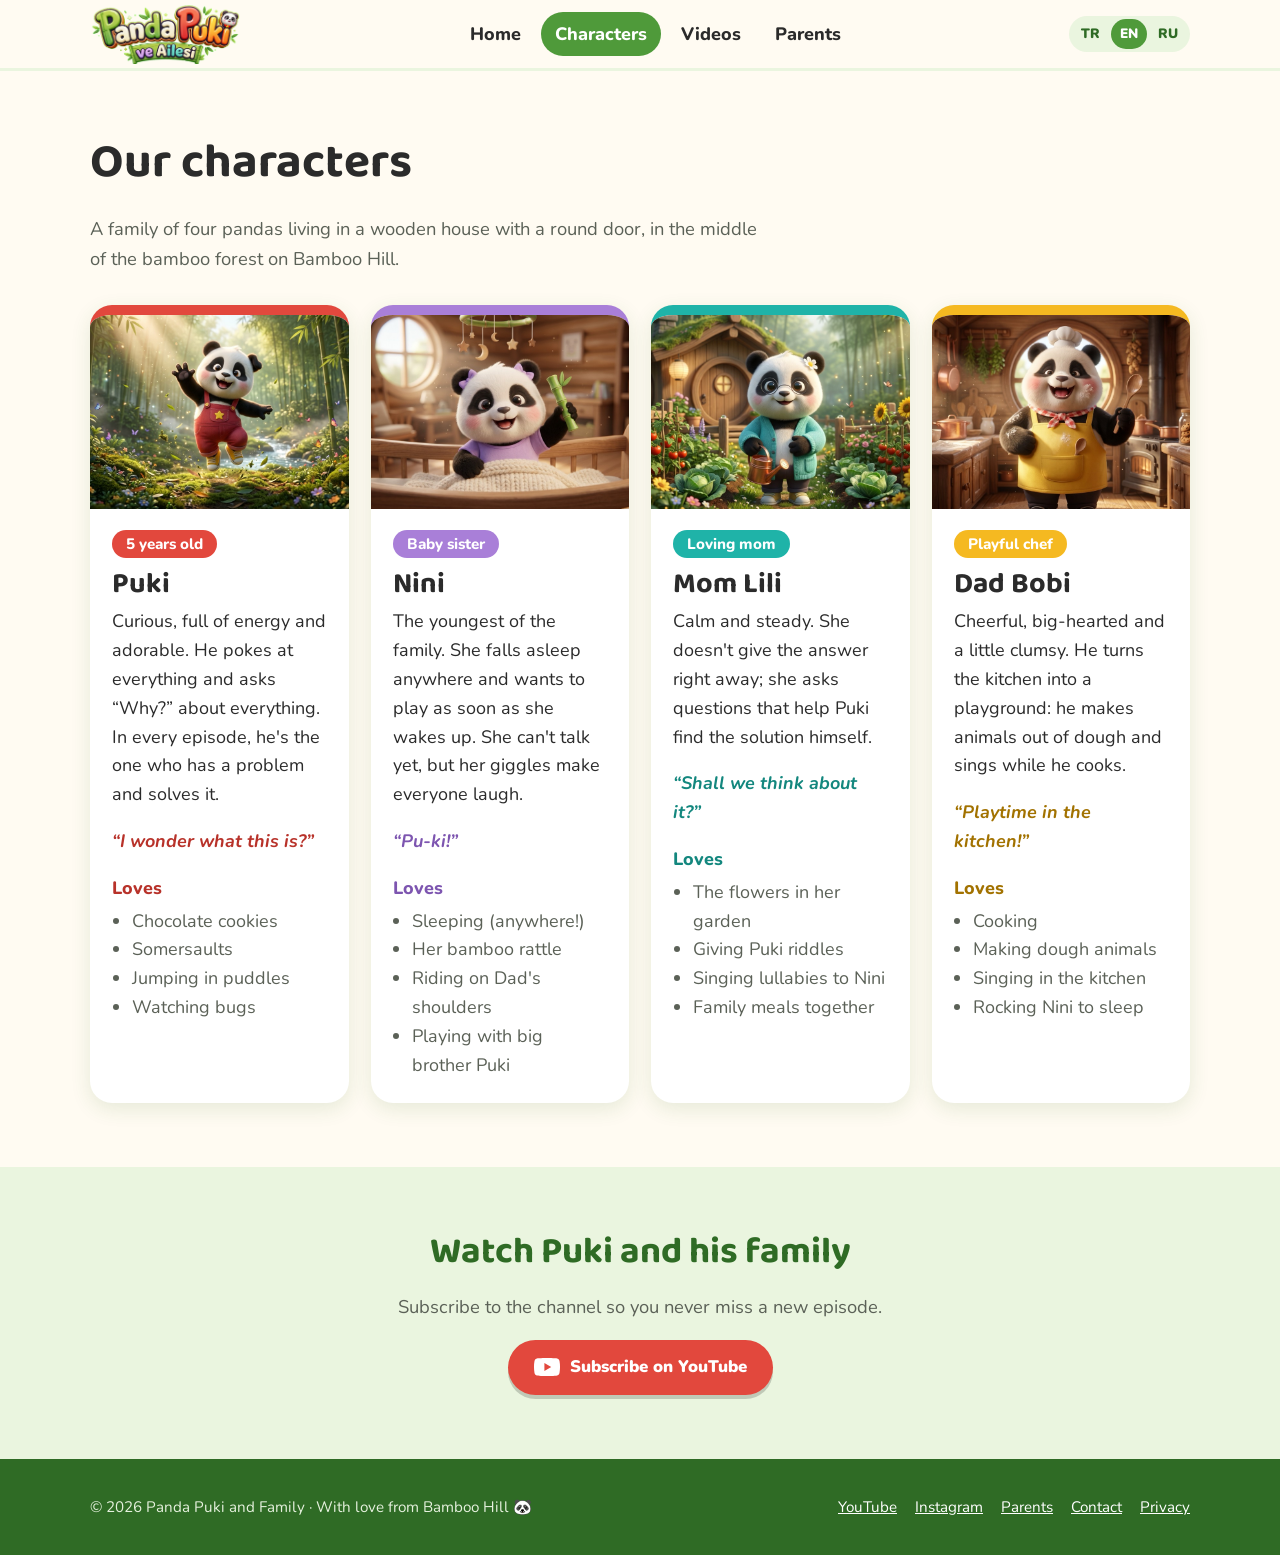
<file: en/karakterler.html>
<!DOCTYPE html>
<html lang="en">
<head>
<meta charset="utf-8">
<meta name="viewport" content="width=device-width, initial-scale=1">
<title>Panda Puki and Family · Characters</title>
<meta name="description" content="Meet Puki, Nini, Mom Lili and Dad Bobi: the lovable panda family of Bamboo Hill.">
<link rel="canonical" href="https://www.pandapuki.com/en/karakterler.html">
<link rel="alternate" hreflang="tr" href="https://www.pandapuki.com/karakterler.html">
<link rel="alternate" hreflang="en" href="https://www.pandapuki.com/en/karakterler.html">
<link rel="alternate" hreflang="ru" href="https://www.pandapuki.com/ru/karakterler.html">
<link rel="alternate" hreflang="x-default" href="https://www.pandapuki.com/karakterler.html">
<meta property="og:type" content="website">
<meta property="og:title" content="Panda Puki and Family · Characters">
<meta property="og:description" content="Meet Puki, Nini, Mom Lili and Dad Bobi: the lovable panda family of Bamboo Hill.">
<meta property="og:url" content="https://www.pandapuki.com/en/karakterler.html">
<meta property="og:image" content="https://www.pandapuki.com/img/og.jpg">
<meta property="og:locale" content="en_US">
<meta name="theme-color" content="#4f9a3a">
<link rel="icon" type="image/png" href="../img/favicon.png">
<link rel="apple-touch-icon" href="../img/apple-touch-icon.png">
<link rel="preconnect" href="https://fonts.googleapis.com">
<link rel="preconnect" href="https://fonts.gstatic.com" crossorigin>
<link href="https://fonts.googleapis.com/css2?family=Baloo+2:wght@700;800&family=Nunito:wght@400;700;800;900&display=swap" rel="stylesheet">
<link rel="stylesheet" href="../stil.css">
</head>
<body>
<header class="ust">
  <div class="kap">
    <a class="logo" href="index.html" aria-label="Panda Puki and Family home"><img src="../img/logo.png" alt="Panda Puki ve Ailesi" width="151" height="60"></a>
    <button class="menu-dugme" type="button" aria-controls="menu" aria-expanded="false">Menu</button>
    <nav aria-label="Main menu"><ul class="menu" id="menu"><li><a href="index.html">Home</a></li><li><a href="karakterler.html" aria-current="page">Characters</a></li><li><a href="videolar.html">Videos</a></li><li><a href="ebeveynler.html">Parents</a></li></ul></nav>
    <nav class="dil" aria-label="Language"><a href="/karakterler.html" hreflang="tr" lang="tr">TR</a><a href="/en/karakterler.html" hreflang="en" lang="en" aria-current="true">EN</a><a href="/ru/karakterler.html" hreflang="ru" lang="ru">RU</a></nav>
  </div>
</header>
<main>
<section class="bolum">
  <div class="kap">
    <h1>Our characters</h1>
    <p class="giris-metni">A family of four pandas living in a wooden house with a round door, in the middle of the bamboo forest on Bamboo Hill.</p>
    <div class="izgara bosluk-ust">
    <article class="kart karakter puki">
      <img src="../img/puki.jpg" alt="Little panda Puki in red dungarees with a yellow star on the front" width="800" height="600" loading="lazy">
      <div class="kart-ic">
        <span class="etiket">5 years old</span>
        <h3>Puki</h3>
        <p>Curious, full of energy and adorable. He pokes at everything and asks “Why?” about everything. In every episode, he's the one who has a problem and solves it.</p>
        <p class="soz">“I wonder what this is?”</p>
        <p class="sevdikleri">Loves</p>
        <ul><li>Chocolate cookies</li><li>Somersaults</li><li>Jumping in puddles</li><li>Watching bugs</li></ul>
      </div>
    </article>
<article class="kart karakter nini">
      <img src="../img/nini.jpg" alt="Baby panda Nini in a lilac romper, holding a bamboo rattle" width="800" height="600" loading="lazy">
      <div class="kart-ic">
        <span class="etiket">Baby sister</span>
        <h3>Nini</h3>
        <p>The youngest of the family. She falls asleep anywhere and wants to play as soon as she wakes up. She can't talk yet, but her giggles make everyone laugh.</p>
        <p class="soz">“Pu-ki!”</p>
        <p class="sevdikleri">Loves</p>
        <ul><li>Sleeping (anywhere!)</li><li>Her bamboo rattle</li><li>Riding on Dad's shoulders</li><li>Playing with big brother Puki</li></ul>
      </div>
    </article>
<article class="kart karakter lili">
      <img src="../img/lili.jpg" alt="Mom Lili in a turquoise cardigan and glasses, watering the garden" width="800" height="600" loading="lazy">
      <div class="kart-ic">
        <span class="etiket">Loving mom</span>
        <h3>Mom Lili</h3>
        <p>Calm and steady. She doesn't give the answer right away; she asks questions that help Puki find the solution himself.</p>
        <p class="soz">“Shall we think about it?”</p>
        <p class="sevdikleri">Loves</p>
        <ul><li>The flowers in her garden</li><li>Giving Puki riddles</li><li>Singing lullabies to Nini</li><li>Family meals together</li></ul>
      </div>
    </article>
<article class="kart karakter bobi">
      <img src="../img/bobi.jpg" alt="Dad Bobi in a yellow apron and chef's hat, smiling with a wooden spoon" width="800" height="600" loading="lazy">
      <div class="kart-ic">
        <span class="etiket">Playful chef</span>
        <h3>Dad Bobi</h3>
        <p>Cheerful, big-hearted and a little clumsy. He turns the kitchen into a playground: he makes animals out of dough and sings while he cooks.</p>
        <p class="soz">“Playtime in the kitchen!”</p>
        <p class="sevdikleri">Loves</p>
        <ul><li>Cooking</li><li>Making dough animals</li><li>Singing in the kitchen</li><li>Rocking Nini to sleep</li></ul>
      </div>
    </article>
    </div>
  </div>
</section>
<section class="bolum bolum-yesil">
  <div class="kap ortala">
    <h2>Watch Puki and his family</h2>
    <p class="giris-metni">Subscribe to the channel so you never miss a new episode.</p>
    <a class="dugme dugme-yt" href="https://www.youtube.com/@pandapukitv?sub_confirmation=1" target="_blank" rel="noopener"><svg viewBox="0 0 24 24" aria-hidden="true"><path fill="currentColor" d="M23.5 6.2a3 3 0 0 0-2.1-2.1C19.5 3.6 12 3.6 12 3.6s-7.5 0-9.4.5A3 3 0 0 0 .5 6.2 31 31 0 0 0 0 12a31 31 0 0 0 .5 5.8 3 3 0 0 0 2.1 2.1c1.9.5 9.4.5 9.4.5s7.5 0 9.4-.5a3 3 0 0 0 2.1-2.1A31 31 0 0 0 24 12a31 31 0 0 0-.5-5.8zM9.6 15.6V8.4l6.3 3.6-6.3 3.6z"/></svg> Subscribe on YouTube</a>
  </div>
</section>
</main>
<footer class="alt">
  <div class="kap">
    <div>© 2026 Panda Puki and Family · With love from Bamboo Hill 🐼</div>
    <nav aria-label="Footer menu">
      <a href="https://www.youtube.com/@pandapukitv" target="_blank" rel="noopener">YouTube</a>
      <a href="https://www.instagram.com/pandapukitv/" target="_blank" rel="noopener">Instagram</a>
      <!-- Facebook sayfası açılınca: href'i yazın ve "hidden" kelimesini silin -->
      <a href="#" target="_blank" rel="noopener" hidden>Facebook</a>
      <a href="ebeveynler.html">Parents</a>
      <a href="ebeveynler.html#iletisim">Contact</a>
      <a href="ebeveynler.html#gizlilik">Privacy</a>
    </nav>
  </div>
</footer>
<script src="../site.js"></script>
</body>
</html>
</file>
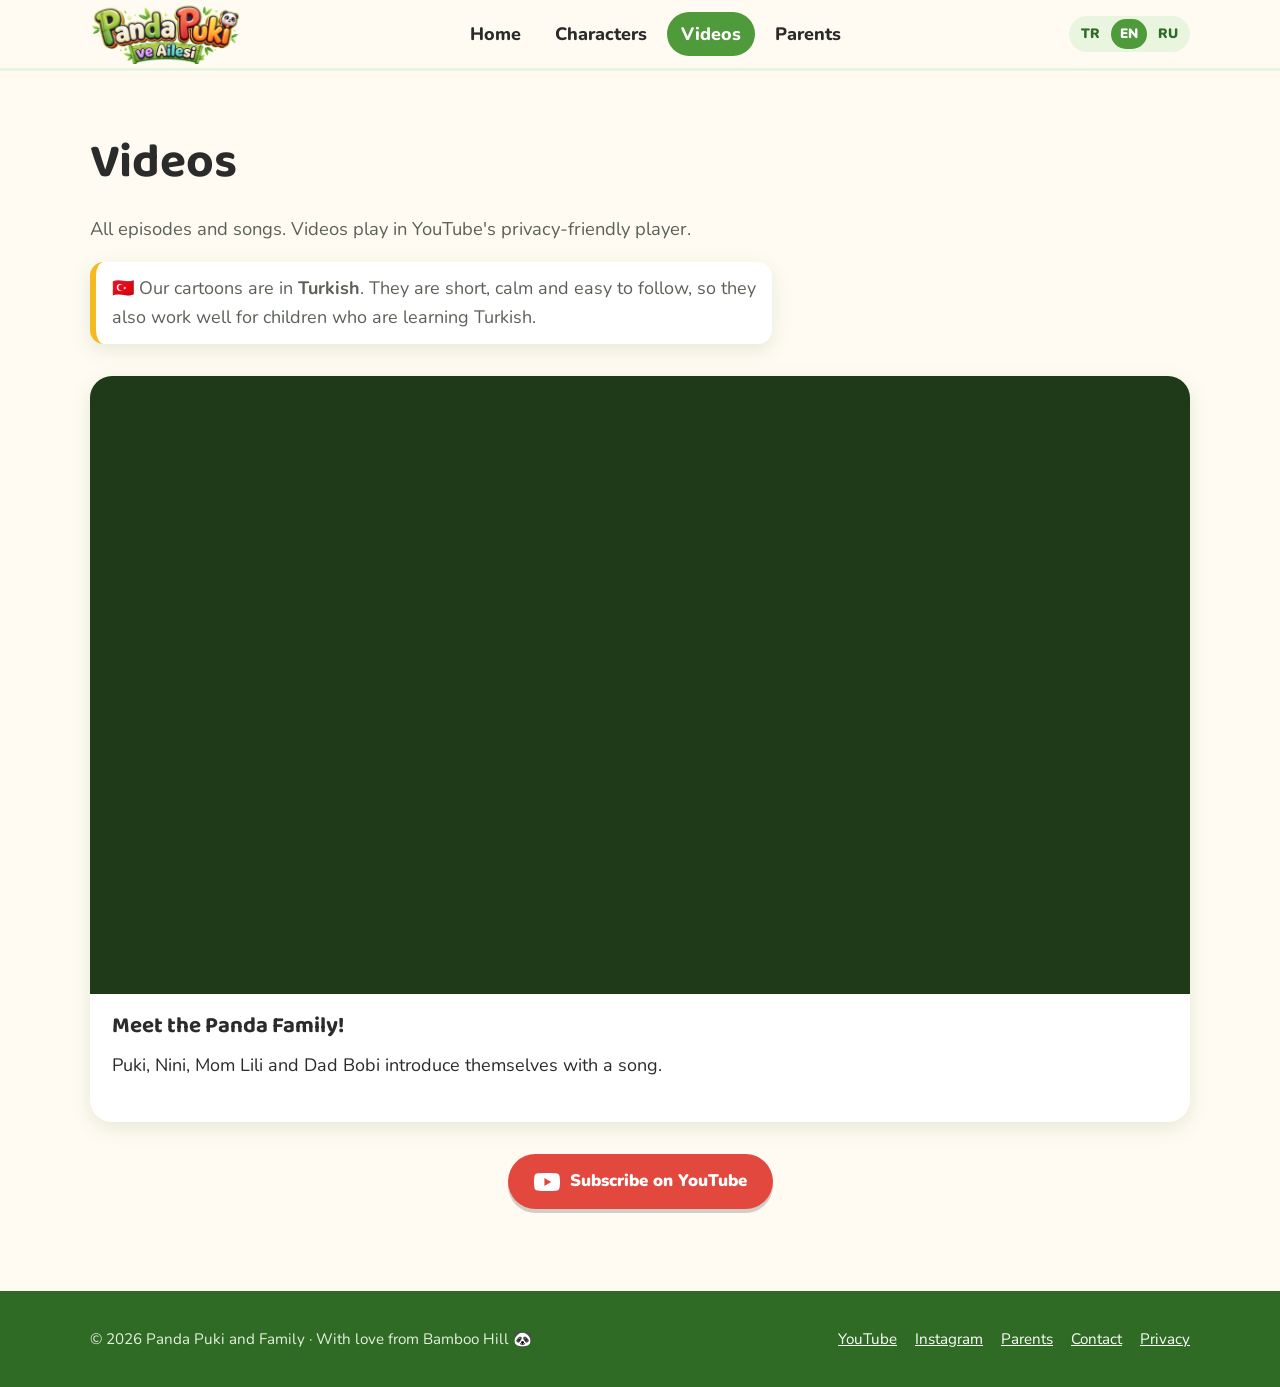
<file: en/videolar.html>
<!DOCTYPE html>
<html lang="en">
<head>
<meta charset="utf-8">
<meta name="viewport" content="width=device-width, initial-scale=1">
<title>Panda Puki and Family · Videos</title>
<meta name="description" content="All episodes and songs of Panda Puki and Family. A Turkish-language cartoon for little ones.">
<link rel="canonical" href="https://www.pandapuki.com/en/videolar.html">
<link rel="alternate" hreflang="tr" href="https://www.pandapuki.com/videolar.html">
<link rel="alternate" hreflang="en" href="https://www.pandapuki.com/en/videolar.html">
<link rel="alternate" hreflang="ru" href="https://www.pandapuki.com/ru/videolar.html">
<link rel="alternate" hreflang="x-default" href="https://www.pandapuki.com/videolar.html">
<meta property="og:type" content="website">
<meta property="og:title" content="Panda Puki and Family · Videos">
<meta property="og:description" content="All episodes and songs of Panda Puki and Family. A Turkish-language cartoon for little ones.">
<meta property="og:url" content="https://www.pandapuki.com/en/videolar.html">
<meta property="og:image" content="https://www.pandapuki.com/img/og.jpg">
<meta property="og:locale" content="en_US">
<meta name="theme-color" content="#4f9a3a">
<link rel="icon" type="image/png" href="../img/favicon.png">
<link rel="apple-touch-icon" href="../img/apple-touch-icon.png">
<link rel="preconnect" href="https://fonts.googleapis.com">
<link rel="preconnect" href="https://fonts.gstatic.com" crossorigin>
<link href="https://fonts.googleapis.com/css2?family=Baloo+2:wght@700;800&family=Nunito:wght@400;700;800;900&display=swap" rel="stylesheet">
<link rel="stylesheet" href="../stil.css">
</head>
<body>
<header class="ust">
  <div class="kap">
    <a class="logo" href="index.html" aria-label="Panda Puki and Family home"><img src="../img/logo.png" alt="Panda Puki ve Ailesi" width="151" height="60"></a>
    <button class="menu-dugme" type="button" aria-controls="menu" aria-expanded="false">Menu</button>
    <nav aria-label="Main menu"><ul class="menu" id="menu"><li><a href="index.html">Home</a></li><li><a href="karakterler.html">Characters</a></li><li><a href="videolar.html" aria-current="page">Videos</a></li><li><a href="ebeveynler.html">Parents</a></li></ul></nav>
    <nav class="dil" aria-label="Language"><a href="/videolar.html" hreflang="tr" lang="tr">TR</a><a href="/en/videolar.html" hreflang="en" lang="en" aria-current="true">EN</a><a href="/ru/videolar.html" hreflang="ru" lang="ru">RU</a></nav>
  </div>
</header>
<main>
<section class="bolum">
  <div class="kap">
    <h1>Videos</h1>
    <p class="giris-metni">All episodes and songs. Videos play in YouTube's privacy-friendly player.</p>
    <p class="dil-notu">🇹🇷 Our cartoons are in <strong>Turkish</strong>. They are short, calm and easy to follow, so they also work well for children who are learning Turkish.</p>
    <div class="izgara bosluk-ust" data-videolar></div>
    <p class="ortala bosluk-ust" data-bos-gizle><a class="dugme dugme-yt" href="https://www.youtube.com/@pandapukitv?sub_confirmation=1" target="_blank" rel="noopener"><svg viewBox="0 0 24 24" aria-hidden="true"><path fill="currentColor" d="M23.5 6.2a3 3 0 0 0-2.1-2.1C19.5 3.6 12 3.6 12 3.6s-7.5 0-9.4.5A3 3 0 0 0 .5 6.2 31 31 0 0 0 0 12a31 31 0 0 0 .5 5.8 3 3 0 0 0 2.1 2.1c1.9.5 9.4.5 9.4.5s7.5 0 9.4-.5a3 3 0 0 0 2.1-2.1A31 31 0 0 0 24 12a31 31 0 0 0-.5-5.8zM9.6 15.6V8.4l6.3 3.6-6.3 3.6z"/></svg> Subscribe on YouTube</a></p>
  </div>
</section>
</main>
<footer class="alt">
  <div class="kap">
    <div>© 2026 Panda Puki and Family · With love from Bamboo Hill 🐼</div>
    <nav aria-label="Footer menu">
      <a href="https://www.youtube.com/@pandapukitv" target="_blank" rel="noopener">YouTube</a>
      <a href="https://www.instagram.com/pandapukitv/" target="_blank" rel="noopener">Instagram</a>
      <!-- Facebook sayfası açılınca: href'i yazın ve "hidden" kelimesini silin -->
      <a href="#" target="_blank" rel="noopener" hidden>Facebook</a>
      <a href="ebeveynler.html">Parents</a>
      <a href="ebeveynler.html#iletisim">Contact</a>
      <a href="ebeveynler.html#gizlilik">Privacy</a>
    </nav>
  </div>
</footer>
<script src="../videolar-listesi.js"></script>
<script src="../site.js"></script>
</body>
</html>
</file>
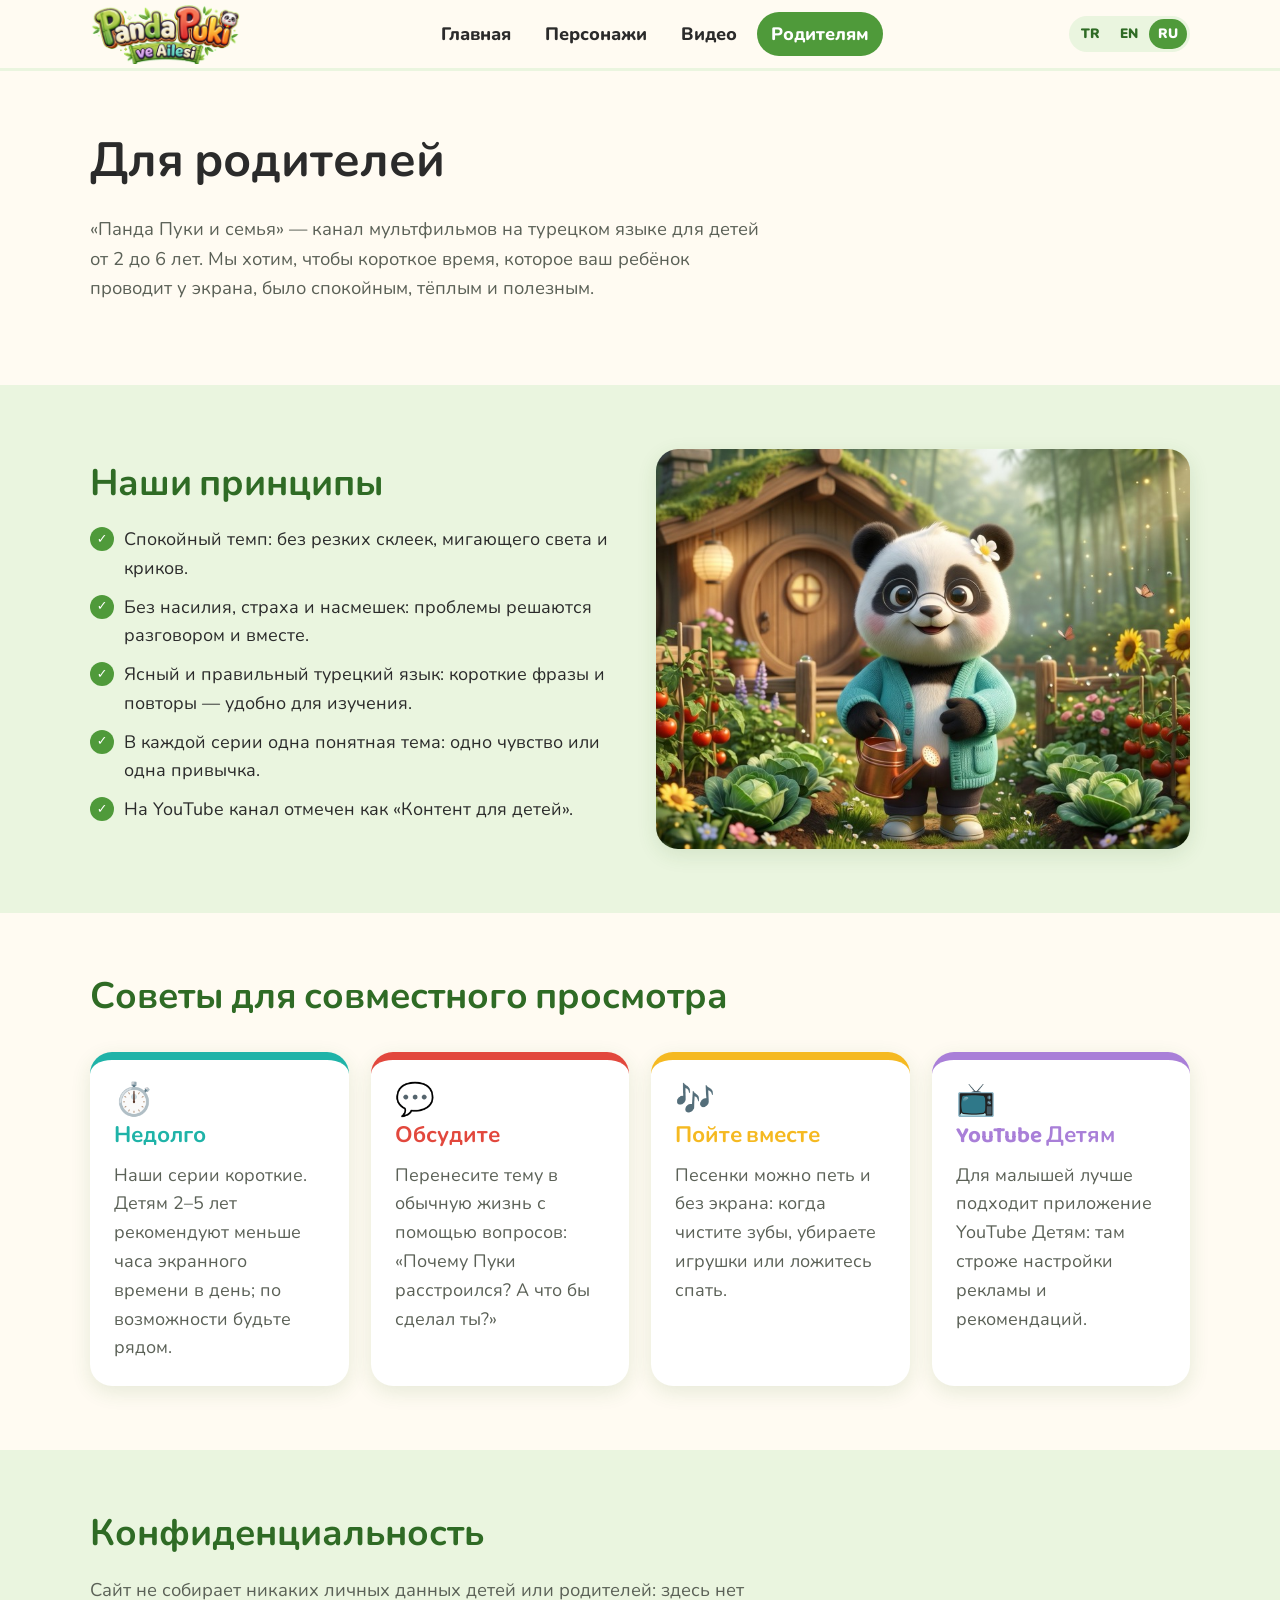
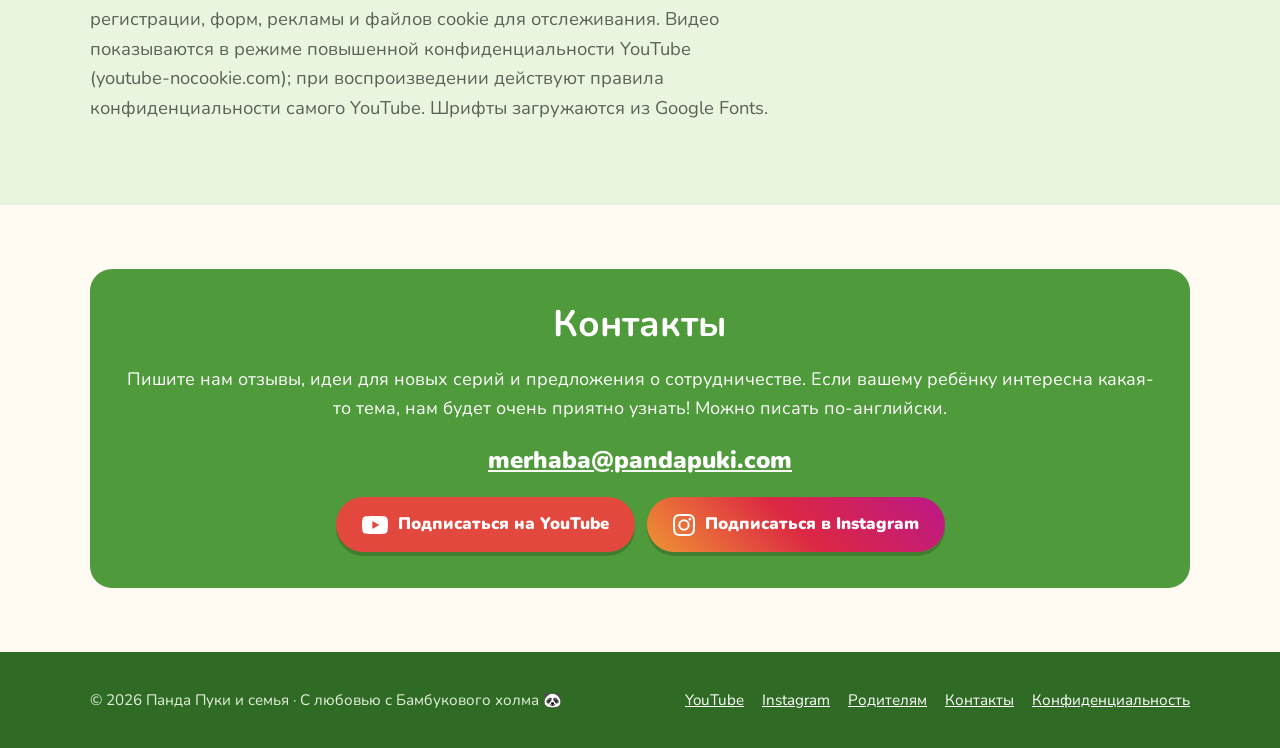
<file: ru/ebeveynler.html>
<!DOCTYPE html>
<html lang="ru">
<head>
<meta charset="utf-8">
<meta name="viewport" content="width=device-width, initial-scale=1">
<title>Панда Пуки и семья · Родителям</title>
<meta name="description" content="Информация для родителей о «Панда Пуки и семья»: возраст, принципы контента, советы по экранному времени и контакты.">
<link rel="canonical" href="https://www.pandapuki.com/ru/ebeveynler.html">
<link rel="alternate" hreflang="tr" href="https://www.pandapuki.com/ebeveynler.html">
<link rel="alternate" hreflang="en" href="https://www.pandapuki.com/en/ebeveynler.html">
<link rel="alternate" hreflang="ru" href="https://www.pandapuki.com/ru/ebeveynler.html">
<link rel="alternate" hreflang="x-default" href="https://www.pandapuki.com/ebeveynler.html">
<meta property="og:type" content="website">
<meta property="og:title" content="Панда Пуки и семья · Родителям">
<meta property="og:description" content="Информация для родителей о «Панда Пуки и семья»: возраст, принципы контента, советы по экранному времени и контакты.">
<meta property="og:url" content="https://www.pandapuki.com/ru/ebeveynler.html">
<meta property="og:image" content="https://www.pandapuki.com/img/og.jpg">
<meta property="og:locale" content="ru_RU">
<meta name="theme-color" content="#4f9a3a">
<link rel="icon" type="image/png" href="../img/favicon.png">
<link rel="apple-touch-icon" href="../img/apple-touch-icon.png">
<link rel="preconnect" href="https://fonts.googleapis.com">
<link rel="preconnect" href="https://fonts.gstatic.com" crossorigin>
<link href="https://fonts.googleapis.com/css2?family=Baloo+2:wght@700;800&family=Nunito:wght@400;700;800;900&display=swap" rel="stylesheet">
<link rel="stylesheet" href="../stil.css">
</head>
<body>
<header class="ust">
  <div class="kap">
    <a class="logo" href="index.html" aria-label="Панда Пуки и семья — главная"><img src="../img/logo.png" alt="Panda Puki ve Ailesi" width="151" height="60"></a>
    <button class="menu-dugme" type="button" aria-controls="menu" aria-expanded="false">Меню</button>
    <nav aria-label="Главное меню"><ul class="menu" id="menu"><li><a href="index.html">Главная</a></li><li><a href="karakterler.html">Персонажи</a></li><li><a href="videolar.html">Видео</a></li><li><a href="ebeveynler.html" aria-current="page">Родителям</a></li></ul></nav>
    <nav class="dil" aria-label="Выбор языка"><a href="/ebeveynler.html" hreflang="tr" lang="tr">TR</a><a href="/en/ebeveynler.html" hreflang="en" lang="en">EN</a><a href="/ru/ebeveynler.html" hreflang="ru" lang="ru" aria-current="true">RU</a></nav>
  </div>
</header>
<main>
<section class="bolum">
  <div class="kap">
    <h1>Для родителей</h1>
    <p class="giris-metni">«Панда Пуки и семья» — канал мультфильмов на турецком языке для детей от 2 до 6 лет. Мы хотим, чтобы короткое время, которое ваш ребёнок проводит у экрана, было спокойным, тёплым и полезным.</p>
  </div>
</section>

<section class="bolum bolum-yesil">
  <div class="kap yan-yana">
    <div>
      <h2>Наши принципы</h2>
      <ul class="liste-tik">
        <li>Спокойный темп: без резких склеек, мигающего света и криков.</li>
        <li>Без насилия, страха и насмешек: проблемы решаются разговором и вместе.</li>
        <li>Ясный и правильный турецкий язык: короткие фразы и повторы — удобно для изучения.</li>
        <li>В каждой серии одна понятная тема: одно чувство или одна привычка.</li>
        <li>На YouTube канал отмечен как «Контент для детей».</li>
      </ul>
    </div>
    <img src="../img/lili.jpg" alt="Мама Лили поливает цветы в саду" width="800" height="600" loading="lazy">
  </div>
</section>

<section class="bolum">
  <div class="kap">
    <h2>Советы для совместного просмотра</h2>
    <div class="izgara bosluk-ust">
      <div class="deger" style="--renk: var(--turkuaz)"><div class="ikon">⏱️</div><h3>Недолго</h3><p>Наши серии короткие. Детям 2–5 лет рекомендуют меньше часа экранного времени в день; по возможности будьте рядом.</p></div>
      <div class="deger" style="--renk: var(--kirmizi)"><div class="ikon">💬</div><h3>Обсудите</h3><p>Перенесите тему в обычную жизнь с помощью вопросов: «Почему Пуки расстроился? А что бы сделал ты?»</p></div>
      <div class="deger" style="--renk: var(--sari)"><div class="ikon">🎶</div><h3>Пойте вместе</h3><p>Песенки можно петь и без экрана: когда чистите зубы, убираете игрушки или ложитесь спать.</p></div>
      <div class="deger" style="--renk: var(--lila)"><div class="ikon">📺</div><h3>YouTube Детям</h3><p>Для малышей лучше подходит приложение YouTube Детям: там строже настройки рекламы и рекомендаций.</p></div>
    </div>
  </div>
</section>

<section class="bolum bolum-yesil" id="gizlilik">
  <div class="kap">
    <h2>Конфиденциальность</h2>
    <p class="giris-metni">Сайт не собирает никаких личных данных детей или родителей: здесь нет регистрации, форм, рекламы и файлов cookie для отслеживания. Видео показываются в режиме повышенной конфиденциальности YouTube (youtube-nocookie.com); при воспроизведении действуют правила конфиденциальности самого YouTube. Шрифты загружаются из Google Fonts.</p>
  </div>
</section>

<section class="bolum" id="iletisim">
  <div class="kap">
    <div class="iletisim-kutu">
      <h2>Контакты</h2>
      <p>Пишите нам отзывы, идеи для новых серий и предложения о сотрудничестве. Если вашему ребёнку интересна какая-то тема, нам будет очень приятно узнать! Можно писать по-английски.</p>
      <p><a class="eposta" href="mailto:merhaba@pandapuki.com">merhaba@pandapuki.com</a></p>
      <div class="dugmeler" style="justify-content:center"><a class="dugme dugme-yt" href="https://www.youtube.com/@pandapukitv?sub_confirmation=1" target="_blank" rel="noopener"><svg viewBox="0 0 24 24" aria-hidden="true"><path fill="currentColor" d="M23.5 6.2a3 3 0 0 0-2.1-2.1C19.5 3.6 12 3.6 12 3.6s-7.5 0-9.4.5A3 3 0 0 0 .5 6.2 31 31 0 0 0 0 12a31 31 0 0 0 .5 5.8 3 3 0 0 0 2.1 2.1c1.9.5 9.4.5 9.4.5s7.5 0 9.4-.5a3 3 0 0 0 2.1-2.1A31 31 0 0 0 24 12a31 31 0 0 0-.5-5.8zM9.6 15.6V8.4l6.3 3.6-6.3 3.6z"/></svg> Подписаться на YouTube</a><a class="dugme dugme-ig" href="https://www.instagram.com/pandapukitv/" target="_blank" rel="noopener"><svg viewBox="0 0 24 24" aria-hidden="true"><path fill="currentColor" d="M12 2.2c3.2 0 3.6 0 4.8.1 3.3.1 4.8 1.7 4.9 4.9.1 1.3.1 1.6.1 4.8s0 3.6-.1 4.8c-.1 3.2-1.7 4.8-4.9 4.9-1.3.1-1.6.1-4.8.1s-3.6 0-4.8-.1c-3.3-.1-4.8-1.7-4.9-4.9C2.2 15.6 2.2 15.2 2.2 12s0-3.6.1-4.8C2.4 3.9 3.9 2.4 7.2 2.3 8.4 2.2 8.8 2.2 12 2.2zM12 0C8.7 0 8.3 0 7.1.1 2.7.3.3 2.7.1 7.1 0 8.3 0 8.7 0 12s0 3.7.1 4.9c.2 4.4 2.6 6.8 7 7 1.2.1 1.6.1 4.9.1s3.7 0 4.9-.1c4.4-.2 6.8-2.6 7-7 .1-1.2.1-1.6.1-4.9s0-3.7-.1-4.9c-.2-4.4-2.6-6.8-7-7C15.7 0 15.3 0 12 0zm0 5.8a6.2 6.2 0 1 0 0 12.4 6.2 6.2 0 0 0 0-12.4zM12 16a4 4 0 1 1 0-8 4 4 0 0 1 0 8zm6.4-11.8a1.4 1.4 0 1 0 0 2.9 1.4 1.4 0 0 0 0-2.9z"/></svg> Подписаться в Instagram</a></div>
    </div>
  </div>
</section>
</main>
<footer class="alt">
  <div class="kap">
    <div>© 2026 Панда Пуки и семья · С любовью с Бамбукового холма 🐼</div>
    <nav aria-label="Нижнее меню">
      <a href="https://www.youtube.com/@pandapukitv" target="_blank" rel="noopener">YouTube</a>
      <a href="https://www.instagram.com/pandapukitv/" target="_blank" rel="noopener">Instagram</a>
      <!-- Facebook sayfası açılınca: href'i yazın ve "hidden" kelimesini silin -->
      <a href="#" target="_blank" rel="noopener" hidden>Facebook</a>
      <a href="ebeveynler.html">Родителям</a>
      <a href="ebeveynler.html#iletisim">Контакты</a>
      <a href="ebeveynler.html#gizlilik">Конфиденциальность</a>
    </nav>
  </div>
</footer>
<script src="../site.js"></script>
</body>
</html>
</file>
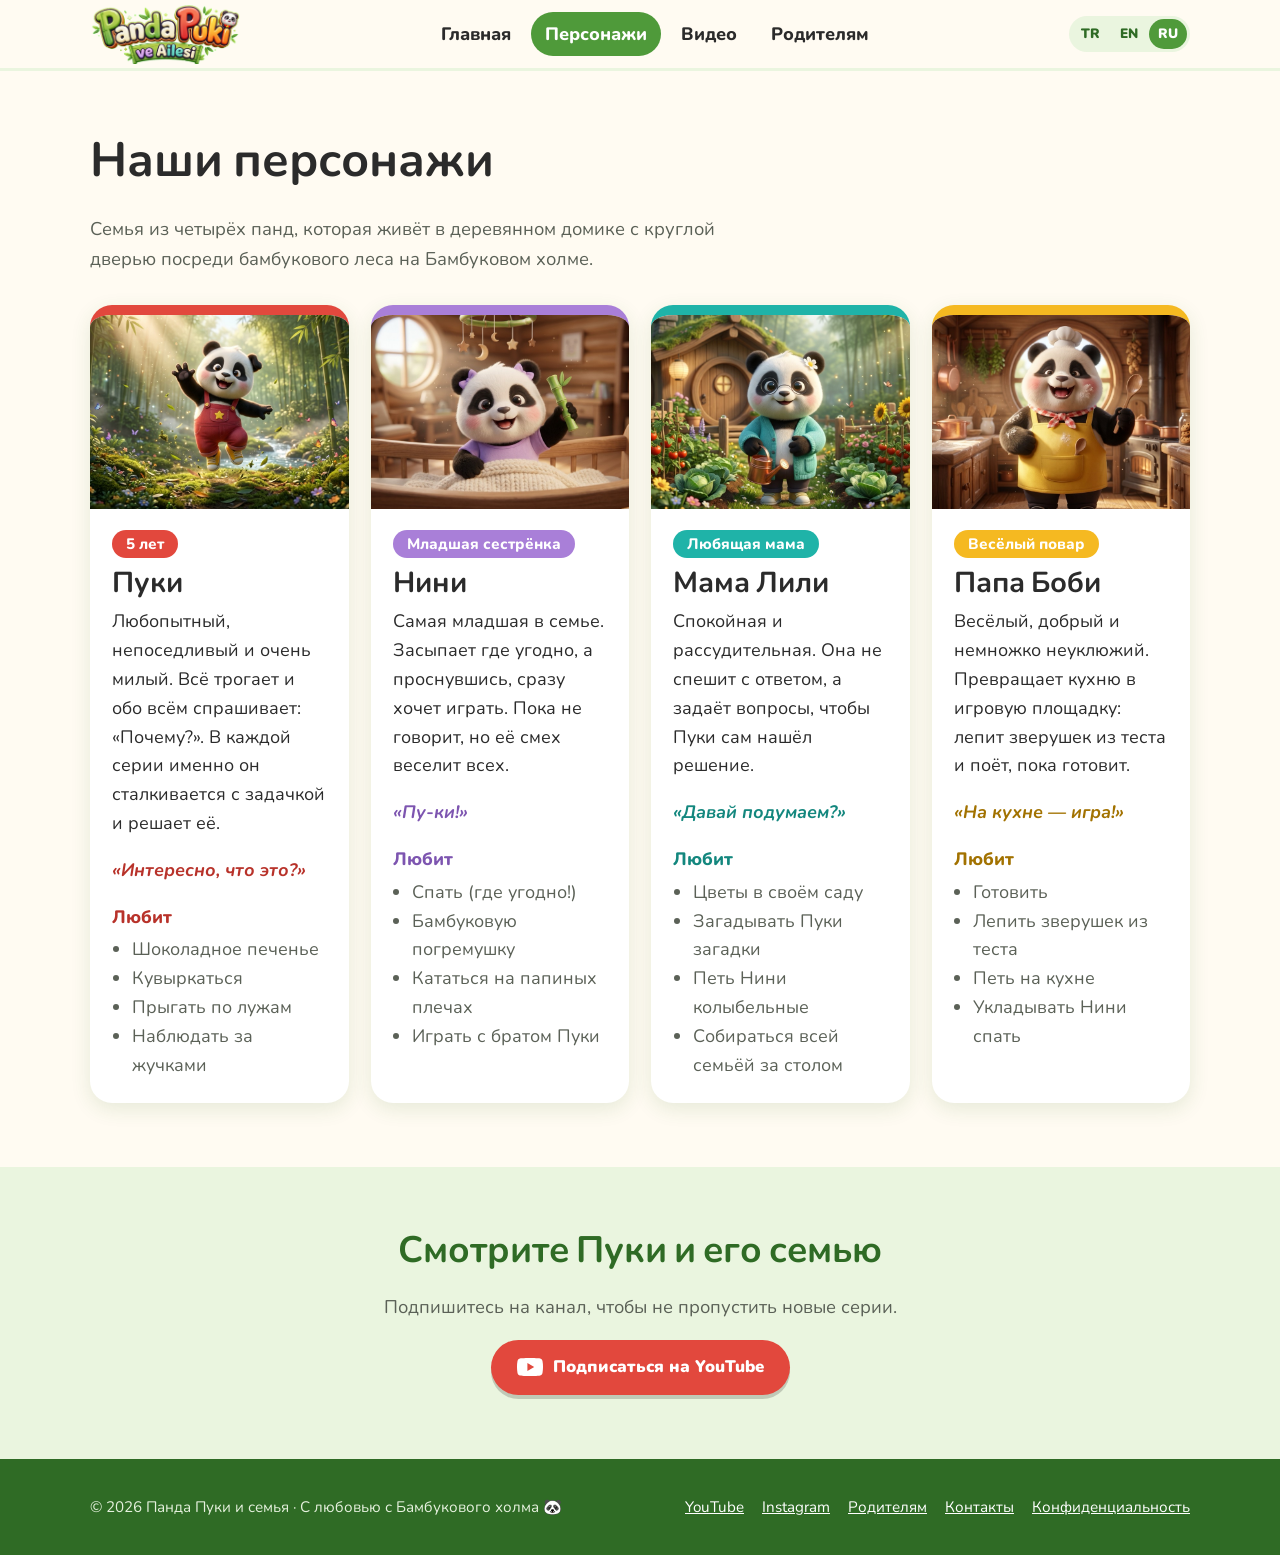
<file: ru/karakterler.html>
<!DOCTYPE html>
<html lang="ru">
<head>
<meta charset="utf-8">
<meta name="viewport" content="width=device-width, initial-scale=1">
<title>Панда Пуки и семья · Персонажи</title>
<meta name="description" content="Знакомьтесь: Пуки, Нини, мама Лили и папа Боби — милая семья панд с Бамбукового холма.">
<link rel="canonical" href="https://www.pandapuki.com/ru/karakterler.html">
<link rel="alternate" hreflang="tr" href="https://www.pandapuki.com/karakterler.html">
<link rel="alternate" hreflang="en" href="https://www.pandapuki.com/en/karakterler.html">
<link rel="alternate" hreflang="ru" href="https://www.pandapuki.com/ru/karakterler.html">
<link rel="alternate" hreflang="x-default" href="https://www.pandapuki.com/karakterler.html">
<meta property="og:type" content="website">
<meta property="og:title" content="Панда Пуки и семья · Персонажи">
<meta property="og:description" content="Знакомьтесь: Пуки, Нини, мама Лили и папа Боби — милая семья панд с Бамбукового холма.">
<meta property="og:url" content="https://www.pandapuki.com/ru/karakterler.html">
<meta property="og:image" content="https://www.pandapuki.com/img/og.jpg">
<meta property="og:locale" content="ru_RU">
<meta name="theme-color" content="#4f9a3a">
<link rel="icon" type="image/png" href="../img/favicon.png">
<link rel="apple-touch-icon" href="../img/apple-touch-icon.png">
<link rel="preconnect" href="https://fonts.googleapis.com">
<link rel="preconnect" href="https://fonts.gstatic.com" crossorigin>
<link href="https://fonts.googleapis.com/css2?family=Baloo+2:wght@700;800&family=Nunito:wght@400;700;800;900&display=swap" rel="stylesheet">
<link rel="stylesheet" href="../stil.css">
</head>
<body>
<header class="ust">
  <div class="kap">
    <a class="logo" href="index.html" aria-label="Панда Пуки и семья — главная"><img src="../img/logo.png" alt="Panda Puki ve Ailesi" width="151" height="60"></a>
    <button class="menu-dugme" type="button" aria-controls="menu" aria-expanded="false">Меню</button>
    <nav aria-label="Главное меню"><ul class="menu" id="menu"><li><a href="index.html">Главная</a></li><li><a href="karakterler.html" aria-current="page">Персонажи</a></li><li><a href="videolar.html">Видео</a></li><li><a href="ebeveynler.html">Родителям</a></li></ul></nav>
    <nav class="dil" aria-label="Выбор языка"><a href="/karakterler.html" hreflang="tr" lang="tr">TR</a><a href="/en/karakterler.html" hreflang="en" lang="en">EN</a><a href="/ru/karakterler.html" hreflang="ru" lang="ru" aria-current="true">RU</a></nav>
  </div>
</header>
<main>
<section class="bolum">
  <div class="kap">
    <h1>Наши персонажи</h1>
    <p class="giris-metni">Семья из четырёх панд, которая живёт в деревянном домике с круглой дверью посреди бамбукового леса на Бамбуковом холме.</p>
    <div class="izgara bosluk-ust">
    <article class="kart karakter puki">
      <img src="../img/puki.jpg" alt="Маленький панда Пуки в красном комбинезоне с жёлтой звездой на груди" width="800" height="600" loading="lazy">
      <div class="kart-ic">
        <span class="etiket">5 лет</span>
        <h3>Пуки</h3>
        <p>Любопытный, непоседливый и очень милый. Всё трогает и обо всём спрашивает: «Почему?». В каждой серии именно он сталкивается с задачкой и решает её.</p>
        <p class="soz">«Интересно, что это?»</p>
        <p class="sevdikleri">Любит</p>
        <ul><li>Шоколадное печенье</li><li>Кувыркаться</li><li>Прыгать по лужам</li><li>Наблюдать за жучками</li></ul>
      </div>
    </article>
<article class="kart karakter nini">
      <img src="../img/nini.jpg" alt="Малышка-панда Нини в сиреневом комбинезончике с бамбуковой погремушкой" width="800" height="600" loading="lazy">
      <div class="kart-ic">
        <span class="etiket">Младшая сестрёнка</span>
        <h3>Нини</h3>
        <p>Самая младшая в семье. Засыпает где угодно, а проснувшись, сразу хочет играть. Пока не говорит, но её смех веселит всех.</p>
        <p class="soz">«Пу-ки!»</p>
        <p class="sevdikleri">Любит</p>
        <ul><li>Спать (где угодно!)</li><li>Бамбуковую погремушку</li><li>Кататься на папиных плечах</li><li>Играть с братом Пуки</li></ul>
      </div>
    </article>
<article class="kart karakter lili">
      <img src="../img/lili.jpg" alt="Мама Лили в бирюзовой кофте и очках поливает сад" width="800" height="600" loading="lazy">
      <div class="kart-ic">
        <span class="etiket">Любящая мама</span>
        <h3>Мама Лили</h3>
        <p>Спокойная и рассудительная. Она не спешит с ответом, а задаёт вопросы, чтобы Пуки сам нашёл решение.</p>
        <p class="soz">«Давай подумаем?»</p>
        <p class="sevdikleri">Любит</p>
        <ul><li>Цветы в своём саду</li><li>Загадывать Пуки загадки</li><li>Петь Нини колыбельные</li><li>Собираться всей семьёй за столом</li></ul>
      </div>
    </article>
<article class="kart karakter bobi">
      <img src="../img/bobi.jpg" alt="Папа Боби в жёлтом фартуке и поварском колпаке улыбается с деревянной ложкой" width="800" height="600" loading="lazy">
      <div class="kart-ic">
        <span class="etiket">Весёлый повар</span>
        <h3>Папа Боби</h3>
        <p>Весёлый, добрый и немножко неуклюжий. Превращает кухню в игровую площадку: лепит зверушек из теста и поёт, пока готовит.</p>
        <p class="soz">«На кухне — игра!»</p>
        <p class="sevdikleri">Любит</p>
        <ul><li>Готовить</li><li>Лепить зверушек из теста</li><li>Петь на кухне</li><li>Укладывать Нини спать</li></ul>
      </div>
    </article>
    </div>
  </div>
</section>
<section class="bolum bolum-yesil">
  <div class="kap ortala">
    <h2>Смотрите Пуки и его семью</h2>
    <p class="giris-metni">Подпишитесь на канал, чтобы не пропустить новые серии.</p>
    <a class="dugme dugme-yt" href="https://www.youtube.com/@pandapukitv?sub_confirmation=1" target="_blank" rel="noopener"><svg viewBox="0 0 24 24" aria-hidden="true"><path fill="currentColor" d="M23.5 6.2a3 3 0 0 0-2.1-2.1C19.5 3.6 12 3.6 12 3.6s-7.5 0-9.4.5A3 3 0 0 0 .5 6.2 31 31 0 0 0 0 12a31 31 0 0 0 .5 5.8 3 3 0 0 0 2.1 2.1c1.9.5 9.4.5 9.4.5s7.5 0 9.4-.5a3 3 0 0 0 2.1-2.1A31 31 0 0 0 24 12a31 31 0 0 0-.5-5.8zM9.6 15.6V8.4l6.3 3.6-6.3 3.6z"/></svg> Подписаться на YouTube</a>
  </div>
</section>
</main>
<footer class="alt">
  <div class="kap">
    <div>© 2026 Панда Пуки и семья · С любовью с Бамбукового холма 🐼</div>
    <nav aria-label="Нижнее меню">
      <a href="https://www.youtube.com/@pandapukitv" target="_blank" rel="noopener">YouTube</a>
      <a href="https://www.instagram.com/pandapukitv/" target="_blank" rel="noopener">Instagram</a>
      <!-- Facebook sayfası açılınca: href'i yazın ve "hidden" kelimesini silin -->
      <a href="#" target="_blank" rel="noopener" hidden>Facebook</a>
      <a href="ebeveynler.html">Родителям</a>
      <a href="ebeveynler.html#iletisim">Контакты</a>
      <a href="ebeveynler.html#gizlilik">Конфиденциальность</a>
    </nav>
  </div>
</footer>
<script src="../site.js"></script>
</body>
</html>
</file>
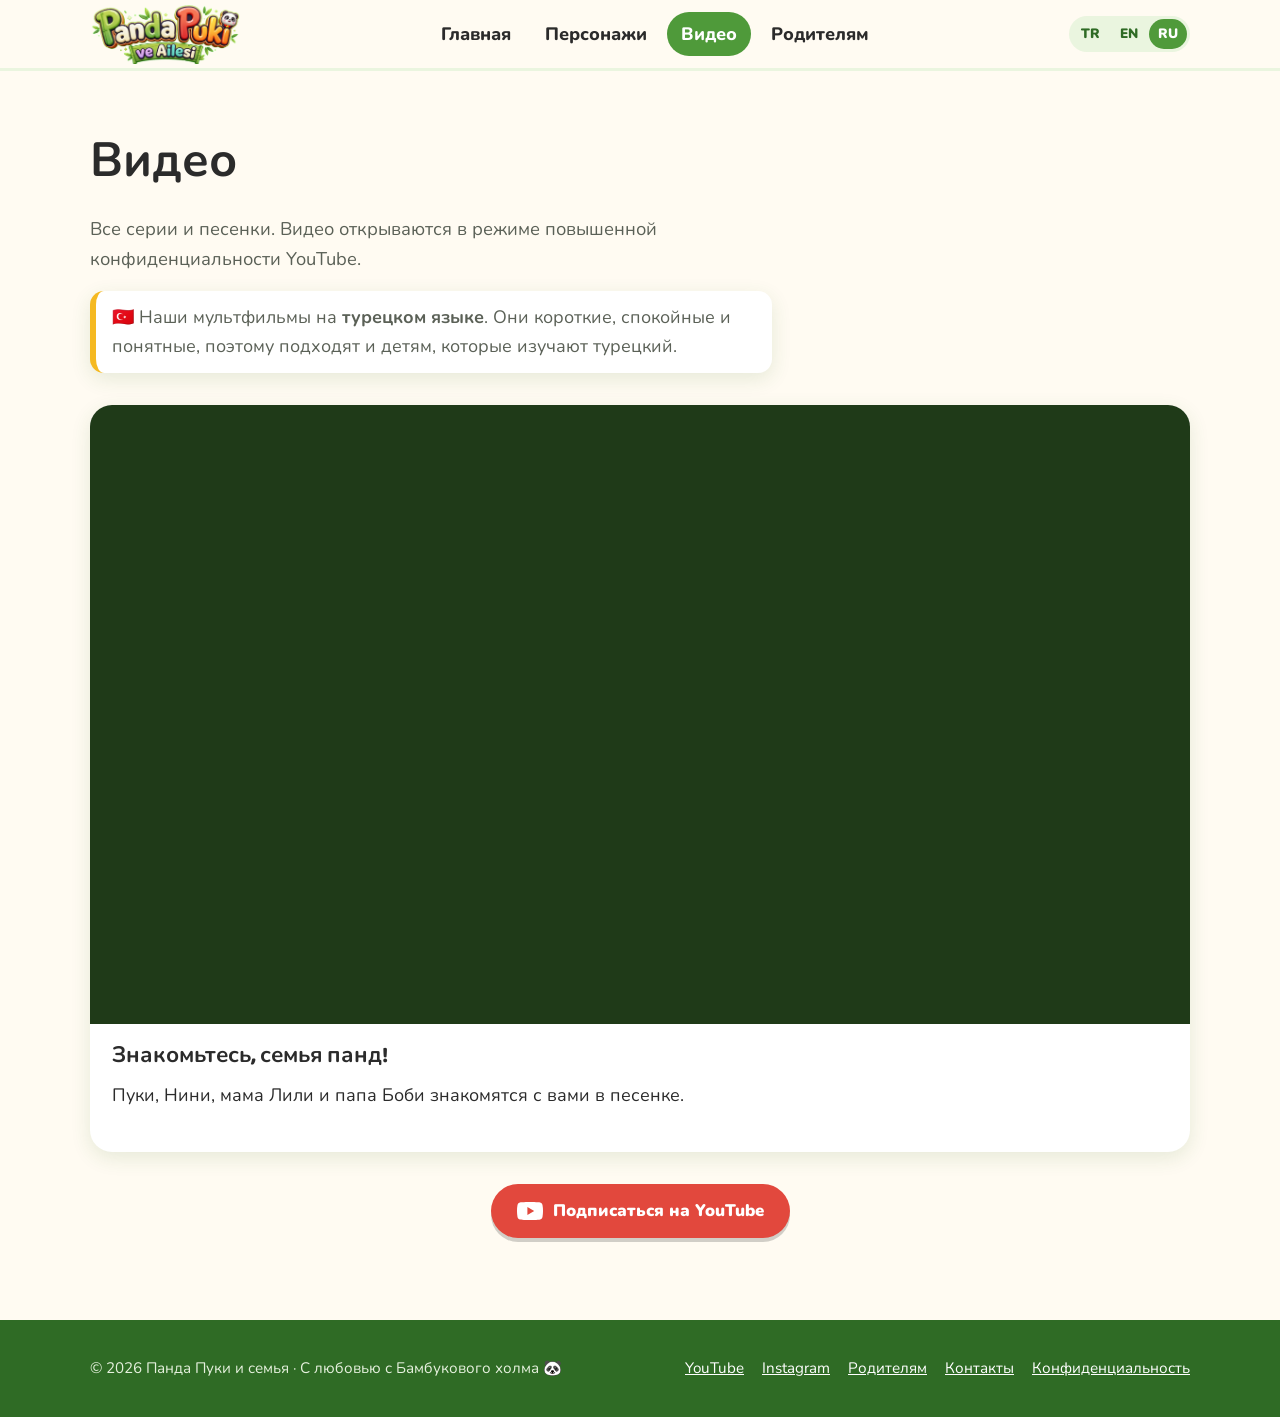
<file: ru/videolar.html>
<!DOCTYPE html>
<html lang="ru">
<head>
<meta charset="utf-8">
<meta name="viewport" content="width=device-width, initial-scale=1">
<title>Панда Пуки и семья · Видео</title>
<meta name="description" content="Все серии и песенки «Панда Пуки и семья». Мультфильм на турецком языке для малышей.">
<link rel="canonical" href="https://www.pandapuki.com/ru/videolar.html">
<link rel="alternate" hreflang="tr" href="https://www.pandapuki.com/videolar.html">
<link rel="alternate" hreflang="en" href="https://www.pandapuki.com/en/videolar.html">
<link rel="alternate" hreflang="ru" href="https://www.pandapuki.com/ru/videolar.html">
<link rel="alternate" hreflang="x-default" href="https://www.pandapuki.com/videolar.html">
<meta property="og:type" content="website">
<meta property="og:title" content="Панда Пуки и семья · Видео">
<meta property="og:description" content="Все серии и песенки «Панда Пуки и семья». Мультфильм на турецком языке для малышей.">
<meta property="og:url" content="https://www.pandapuki.com/ru/videolar.html">
<meta property="og:image" content="https://www.pandapuki.com/img/og.jpg">
<meta property="og:locale" content="ru_RU">
<meta name="theme-color" content="#4f9a3a">
<link rel="icon" type="image/png" href="../img/favicon.png">
<link rel="apple-touch-icon" href="../img/apple-touch-icon.png">
<link rel="preconnect" href="https://fonts.googleapis.com">
<link rel="preconnect" href="https://fonts.gstatic.com" crossorigin>
<link href="https://fonts.googleapis.com/css2?family=Baloo+2:wght@700;800&family=Nunito:wght@400;700;800;900&display=swap" rel="stylesheet">
<link rel="stylesheet" href="../stil.css">
</head>
<body>
<header class="ust">
  <div class="kap">
    <a class="logo" href="index.html" aria-label="Панда Пуки и семья — главная"><img src="../img/logo.png" alt="Panda Puki ve Ailesi" width="151" height="60"></a>
    <button class="menu-dugme" type="button" aria-controls="menu" aria-expanded="false">Меню</button>
    <nav aria-label="Главное меню"><ul class="menu" id="menu"><li><a href="index.html">Главная</a></li><li><a href="karakterler.html">Персонажи</a></li><li><a href="videolar.html" aria-current="page">Видео</a></li><li><a href="ebeveynler.html">Родителям</a></li></ul></nav>
    <nav class="dil" aria-label="Выбор языка"><a href="/videolar.html" hreflang="tr" lang="tr">TR</a><a href="/en/videolar.html" hreflang="en" lang="en">EN</a><a href="/ru/videolar.html" hreflang="ru" lang="ru" aria-current="true">RU</a></nav>
  </div>
</header>
<main>
<section class="bolum">
  <div class="kap">
    <h1>Видео</h1>
    <p class="giris-metni">Все серии и песенки. Видео открываются в режиме повышенной конфиденциальности YouTube.</p>
    <p class="dil-notu">🇹🇷 Наши мультфильмы на <strong>турецком языке</strong>. Они короткие, спокойные и понятные, поэтому подходят и детям, которые изучают турецкий.</p>
    <div class="izgara bosluk-ust" data-videolar></div>
    <p class="ortala bosluk-ust" data-bos-gizle><a class="dugme dugme-yt" href="https://www.youtube.com/@pandapukitv?sub_confirmation=1" target="_blank" rel="noopener"><svg viewBox="0 0 24 24" aria-hidden="true"><path fill="currentColor" d="M23.5 6.2a3 3 0 0 0-2.1-2.1C19.5 3.6 12 3.6 12 3.6s-7.5 0-9.4.5A3 3 0 0 0 .5 6.2 31 31 0 0 0 0 12a31 31 0 0 0 .5 5.8 3 3 0 0 0 2.1 2.1c1.9.5 9.4.5 9.4.5s7.5 0 9.4-.5a3 3 0 0 0 2.1-2.1A31 31 0 0 0 24 12a31 31 0 0 0-.5-5.8zM9.6 15.6V8.4l6.3 3.6-6.3 3.6z"/></svg> Подписаться на YouTube</a></p>
  </div>
</section>
</main>
<footer class="alt">
  <div class="kap">
    <div>© 2026 Панда Пуки и семья · С любовью с Бамбукового холма 🐼</div>
    <nav aria-label="Нижнее меню">
      <a href="https://www.youtube.com/@pandapukitv" target="_blank" rel="noopener">YouTube</a>
      <a href="https://www.instagram.com/pandapukitv/" target="_blank" rel="noopener">Instagram</a>
      <!-- Facebook sayfası açılınca: href'i yazın ve "hidden" kelimesini silin -->
      <a href="#" target="_blank" rel="noopener" hidden>Facebook</a>
      <a href="ebeveynler.html">Родителям</a>
      <a href="ebeveynler.html#iletisim">Контакты</a>
      <a href="ebeveynler.html#gizlilik">Конфиденциальность</a>
    </nav>
  </div>
</footer>
<script src="../videolar-listesi.js"></script>
<script src="../site.js"></script>
</body>
</html>
</file>
<file: stil.css>
/* Panda Puki ve Ailesi — site stili */
:root {
  --bambu: #4f9a3a;
  --bambu-koyu: #2f6b25;
  --bambu-acik: #eaf5df;
  --krem: #fffbf2;
  --kirmizi: #e2483d;
  --sari: #f5b921;
  --turkuaz: #1fb3a8;
  --lila: #a97fd8;
  --metin: #2b2b2b;
  --soluk: #5b6157;
  --kart: #ffffff;
  --golge: 0 6px 20px rgba(47, 107, 37, .12);
  --yuvarlak: 22px;
}

* { box-sizing: border-box; }
html { scroll-behavior: smooth; }
body {
  margin: 0;
  font-family: "Nunito", system-ui, -apple-system, "Segoe UI", sans-serif;
  font-size: 18px;
  line-height: 1.6;
  color: var(--metin);
  background: var(--krem);
}
img { max-width: 100%; height: auto; display: block; }
a { color: var(--bambu-koyu); }
h1, h2, h3 { font-family: "Baloo 2", "Nunito", sans-serif; line-height: 1.15; margin: 0 0 .5em; }
h1 { font-size: clamp(2rem, 5vw, 3rem); }
h2 { font-size: clamp(1.6rem, 4vw, 2.3rem); color: var(--bambu-koyu); }
h3 { font-size: 1.4rem; }
p { margin: 0 0 1em; }

.kap { width: min(1100px, 100% - 32px); margin-inline: auto; }

/* Üst menü */
.ust {
  position: sticky; top: 0; z-index: 10;
  background: rgba(255, 251, 242, .95);
  backdrop-filter: blur(6px);
  border-bottom: 3px solid var(--bambu-acik);
}
.ust .kap { display: flex; align-items: center; justify-content: space-between; gap: 12px; min-height: 68px; }
.ust .logo img { height: 60px; width: auto; }
.menu { display: flex; gap: 6px; list-style: none; margin: 0; padding: 0; }
.menu a {
  display: block; padding: 8px 14px; border-radius: 999px;
  text-decoration: none; font-weight: 800; color: var(--metin);
}
.menu a:hover { background: var(--bambu-acik); }
.menu a[aria-current="page"] { background: var(--bambu); color: #fff; }
.menu-dugme {
  display: none; border: 0; background: var(--bambu); color: #fff;
  font: inherit; font-weight: 800; padding: 8px 16px; border-radius: 999px; cursor: pointer;
}

@media (max-width: 760px) {
  .menu-dugme { display: block; }
  .menu {
    display: none; position: absolute; top: 100%; left: 0; right: 0;
    flex-direction: column; background: var(--krem); padding: 8px 16px 16px;
    border-bottom: 3px solid var(--bambu-acik);
  }
  .menu.acik { display: flex; }
  .menu a { padding: 12px 16px; }
}

/* Dil seçimi */
.dil { display: flex; gap: 2px; background: var(--bambu-acik); border-radius: 999px; padding: 3px; }
.dil a {
  display: block; padding: 4px 9px; border-radius: 999px; font-size: .85rem;
  font-weight: 900; text-decoration: none; color: var(--bambu-koyu);
}
.dil a:hover { background: #fff; }
.dil a[aria-current="true"] { background: var(--bambu); color: #fff; }
.dil-notu {
  background: #fff; border-left: 6px solid var(--sari); border-radius: 14px;
  padding: 12px 16px; max-width: 62ch; box-shadow: var(--golge); color: var(--soluk);
}
@media (max-width: 760px) {
  .ust .menu-dugme { margin-left: auto; }
  .dil a { padding: 4px 7px; }
}

/* Düğmeler */
.dugme {
  display: inline-flex; align-items: center; gap: 10px;
  padding: 14px 26px; border-radius: 999px;
  font-weight: 900; font-size: 1.05rem; text-decoration: none;
  box-shadow: 0 4px 0 rgba(0,0,0,.18); transition: transform .1s;
}
.dugme:hover { transform: translateY(-2px); }
.dugme-yt { background: var(--kirmizi); color: #fff; }
.dugme-acik { background: #fff; color: var(--bambu-koyu); }
.dugme-yt svg { width: 26px; height: 26px; }
.dugme-ig { background: linear-gradient(45deg, #f09433, #dc2743 50%, #bc1888); color: #fff; }
.dugme-ig svg { width: 22px; height: 22px; }

/* Kapak */
.kapak {
  position: relative; overflow: hidden;
  min-height: min(78vh, 640px);
  display: flex; align-items: flex-end;
  background: #9fcf7a url("img/kapak.jpg") center 35% / cover no-repeat;
}
.kapak::after {
  content: ""; position: absolute; inset: 0;
  background: linear-gradient(to top, rgba(28, 64, 20, .82), rgba(28, 64, 20, .15) 55%, transparent);
}
.kapak .kap { position: relative; z-index: 1; padding: 40px 0 48px; color: #fff; }
.kapak h1 { max-width: 16ch; text-shadow: 0 2px 12px rgba(0,0,0,.35); }
.kapak p { font-size: 1.2rem; max-width: 40ch; text-shadow: 0 1px 8px rgba(0,0,0,.4); }
.dugmeler { display: flex; flex-wrap: wrap; gap: 12px; margin-top: 8px; }

/* Bölümler */
.bolum { padding: 64px 0; }
.bolum-yesil { background: var(--bambu-acik); }
.giris-metni { font-size: 1.15rem; max-width: 62ch; color: var(--soluk); }

.izgara { display: grid; gap: 22px; grid-template-columns: repeat(auto-fit, minmax(240px, 1fr)); }

.kart {
  background: var(--kart); border-radius: var(--yuvarlak);
  box-shadow: var(--golge); overflow: hidden;
}
.kart-ic { padding: 20px 22px 24px; }
.kart img { aspect-ratio: 4 / 3; object-fit: cover; width: 100%; }

/* Değer kutuları */
.deger { padding: 24px; border-radius: var(--yuvarlak); background: #fff; box-shadow: var(--golge); border-top: 8px solid var(--renk, var(--bambu)); }
.deger .ikon { font-size: 2rem; line-height: 1; margin-bottom: 8px; }
.deger h3 { color: var(--renk, var(--bambu-koyu)); }
.deger p { margin: 0; color: var(--soluk); }

/* Karakter kartları */
.karakter { border-top: 10px solid var(--renk); }
.karakter .etiket {
  display: inline-block; background: var(--renk); color: #fff;
  padding: 2px 14px; border-radius: 999px; font-weight: 800; font-size: .95rem; margin-bottom: 10px;
}
.karakter h3 { font-size: 1.8rem; margin-bottom: 6px; }
.karakter .soz { font-style: italic; font-weight: 700; color: var(--renk-koyu, var(--renk)); }
.karakter ul { padding-left: 1.1em; margin: 0; color: var(--soluk); }

.puki { --renk: var(--kirmizi); --renk-koyu: #b8322a; }
.nini { --renk: var(--lila); --renk-koyu: #7d55b0; }
.lili { --renk: var(--turkuaz); --renk-koyu: #13877e; }
.bobi { --renk: var(--sari); --renk-koyu: #a27200; }

.yan-yana { display: grid; gap: 32px; align-items: center; grid-template-columns: 1fr 1fr; }
.yan-yana img { border-radius: var(--yuvarlak); box-shadow: var(--golge); }
.yan-yana.aile-blok { grid-template-columns: 1.8fr 1fr; gap: 28px; width: min(1240px, 100% - 32px); }
.karakter .sevdikleri { font-weight: 800; color: var(--renk-koyu, var(--renk)); margin: 0 0 4px; }
@media (max-width: 760px) { .yan-yana, .yan-yana.aile-blok { grid-template-columns: 1fr; } }

/* Videolar */
.video-kutu { position: relative; aspect-ratio: 16 / 9; background: #1f3a18; }
.video-kutu iframe { position: absolute; inset: 0; width: 100%; height: 100%; border: 0; }
.bos-video {
  text-align: center; padding: 48px 24px; border-radius: var(--yuvarlak);
  background: #fff; box-shadow: var(--golge);
}
.bos-video img { width: 140px; margin: 0 auto 12px; border-radius: 50%; }

/* Ebeveynler */
.liste-tik { list-style: none; padding: 0; margin: 0; }
.liste-tik li { padding-left: 34px; position: relative; margin-bottom: 10px; }
.liste-tik li::before {
  content: "✓"; position: absolute; left: 0; top: 2px;
  width: 24px; height: 24px; border-radius: 50%; background: var(--bambu); color: #fff;
  display: grid; place-items: center; font-size: .8rem; font-weight: 900;
}
.iletisim-kutu {
  background: var(--bambu); color: #fff; border-radius: var(--yuvarlak);
  padding: 36px 28px; text-align: center;
}
.iletisim-kutu h2 { color: #fff; }
.iletisim-kutu .eposta { font-size: clamp(1.1rem, 4vw, 1.5rem); font-weight: 900; color: #fff; word-break: break-all; }

/* Alt bilgi */
.alt { background: var(--bambu-koyu); color: #e6f1de; padding: 36px 0; font-size: .95rem; }
.alt .kap { display: flex; flex-wrap: wrap; gap: 16px 32px; justify-content: space-between; align-items: center; }
.alt a { color: #fff; }
.alt nav { display: flex; flex-wrap: wrap; gap: 8px 18px; }

.ortala { text-align: center; }
.ortala .giris-metni { margin-inline: auto; }
.bosluk-ust { margin-top: 32px; }

/* Telefonda kapak: resim üstte, yazı altta */
@media (max-width: 760px) {
  .kapak {
    min-height: 0; padding-top: calc(42vw * 2 * 0.42 + 120px);
    background-color: var(--bambu-koyu);
    background-size: 210% auto; background-position: 52% 0;
  }
  .kapak::after { background: linear-gradient(to top, var(--bambu-koyu) 45%, rgba(47,107,37,0) 75%); }
  .kapak .kap { padding: 0 0 36px; }
}
</file>
